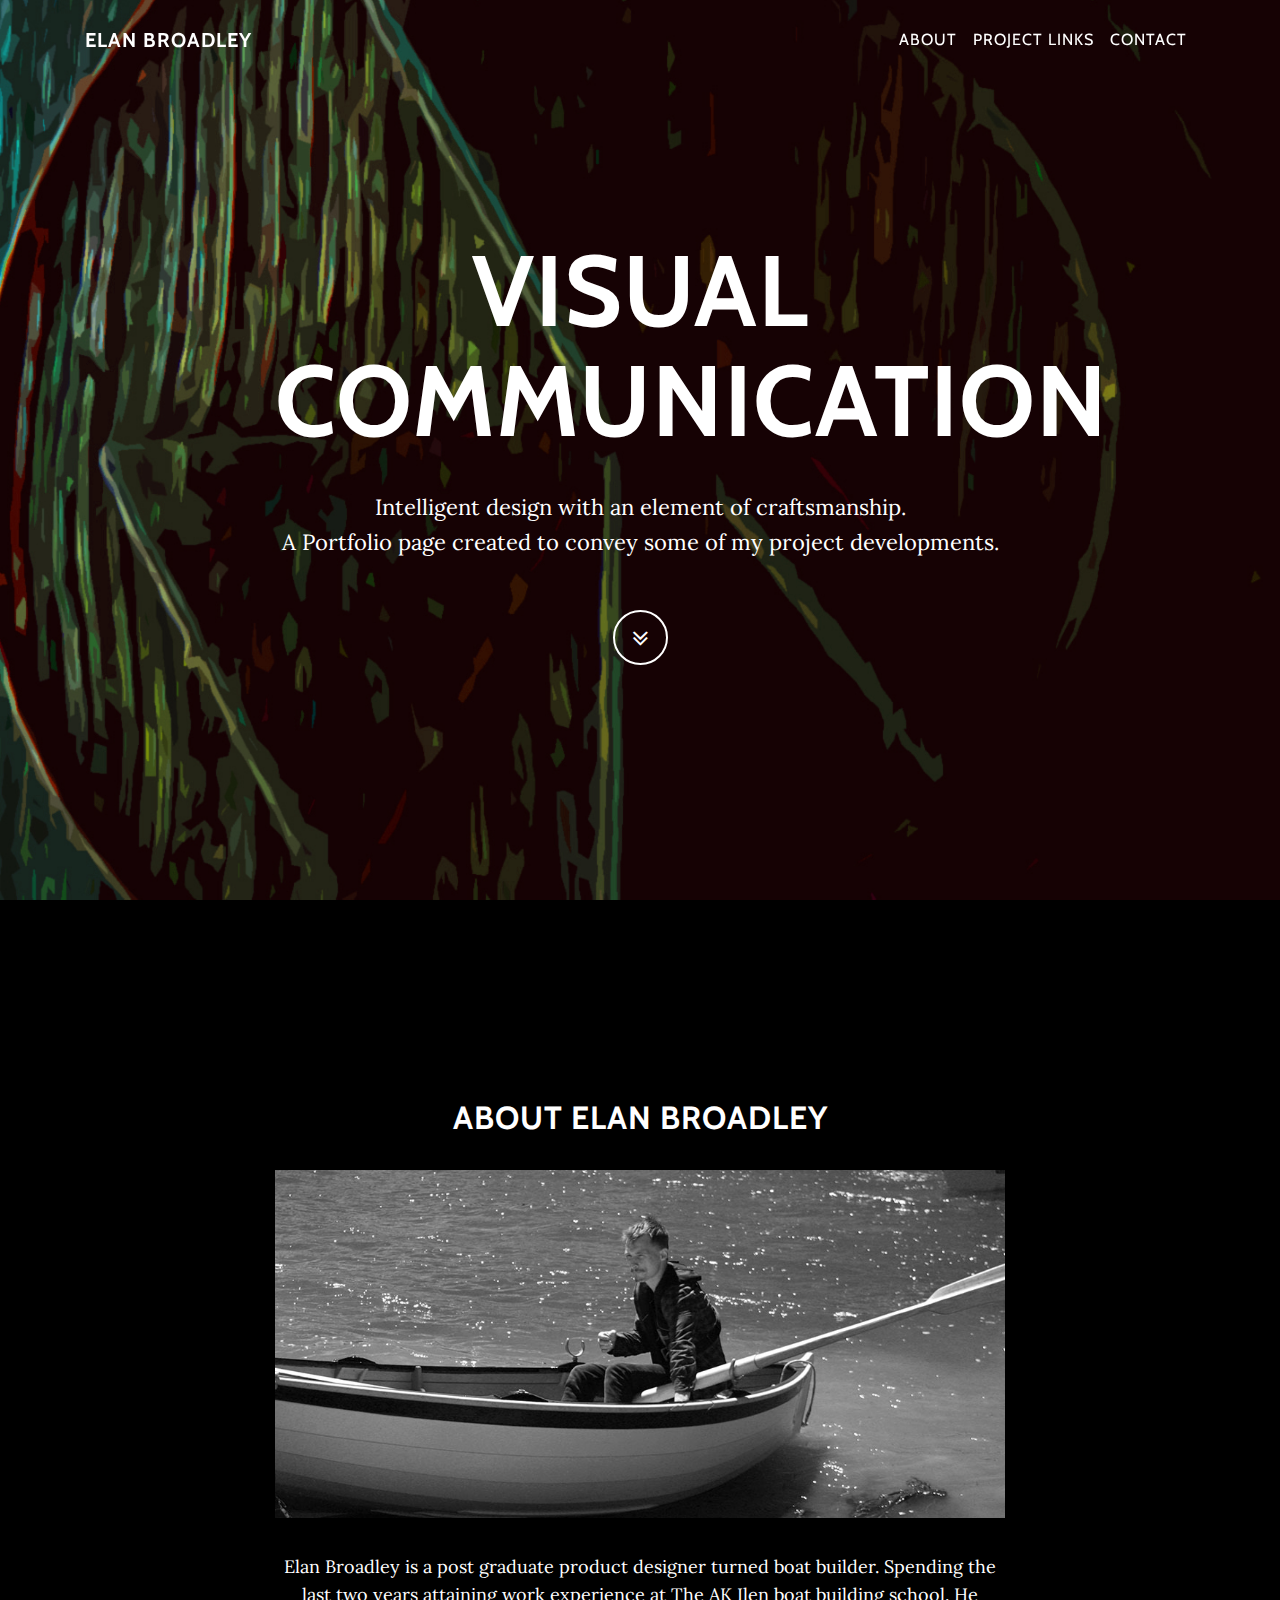
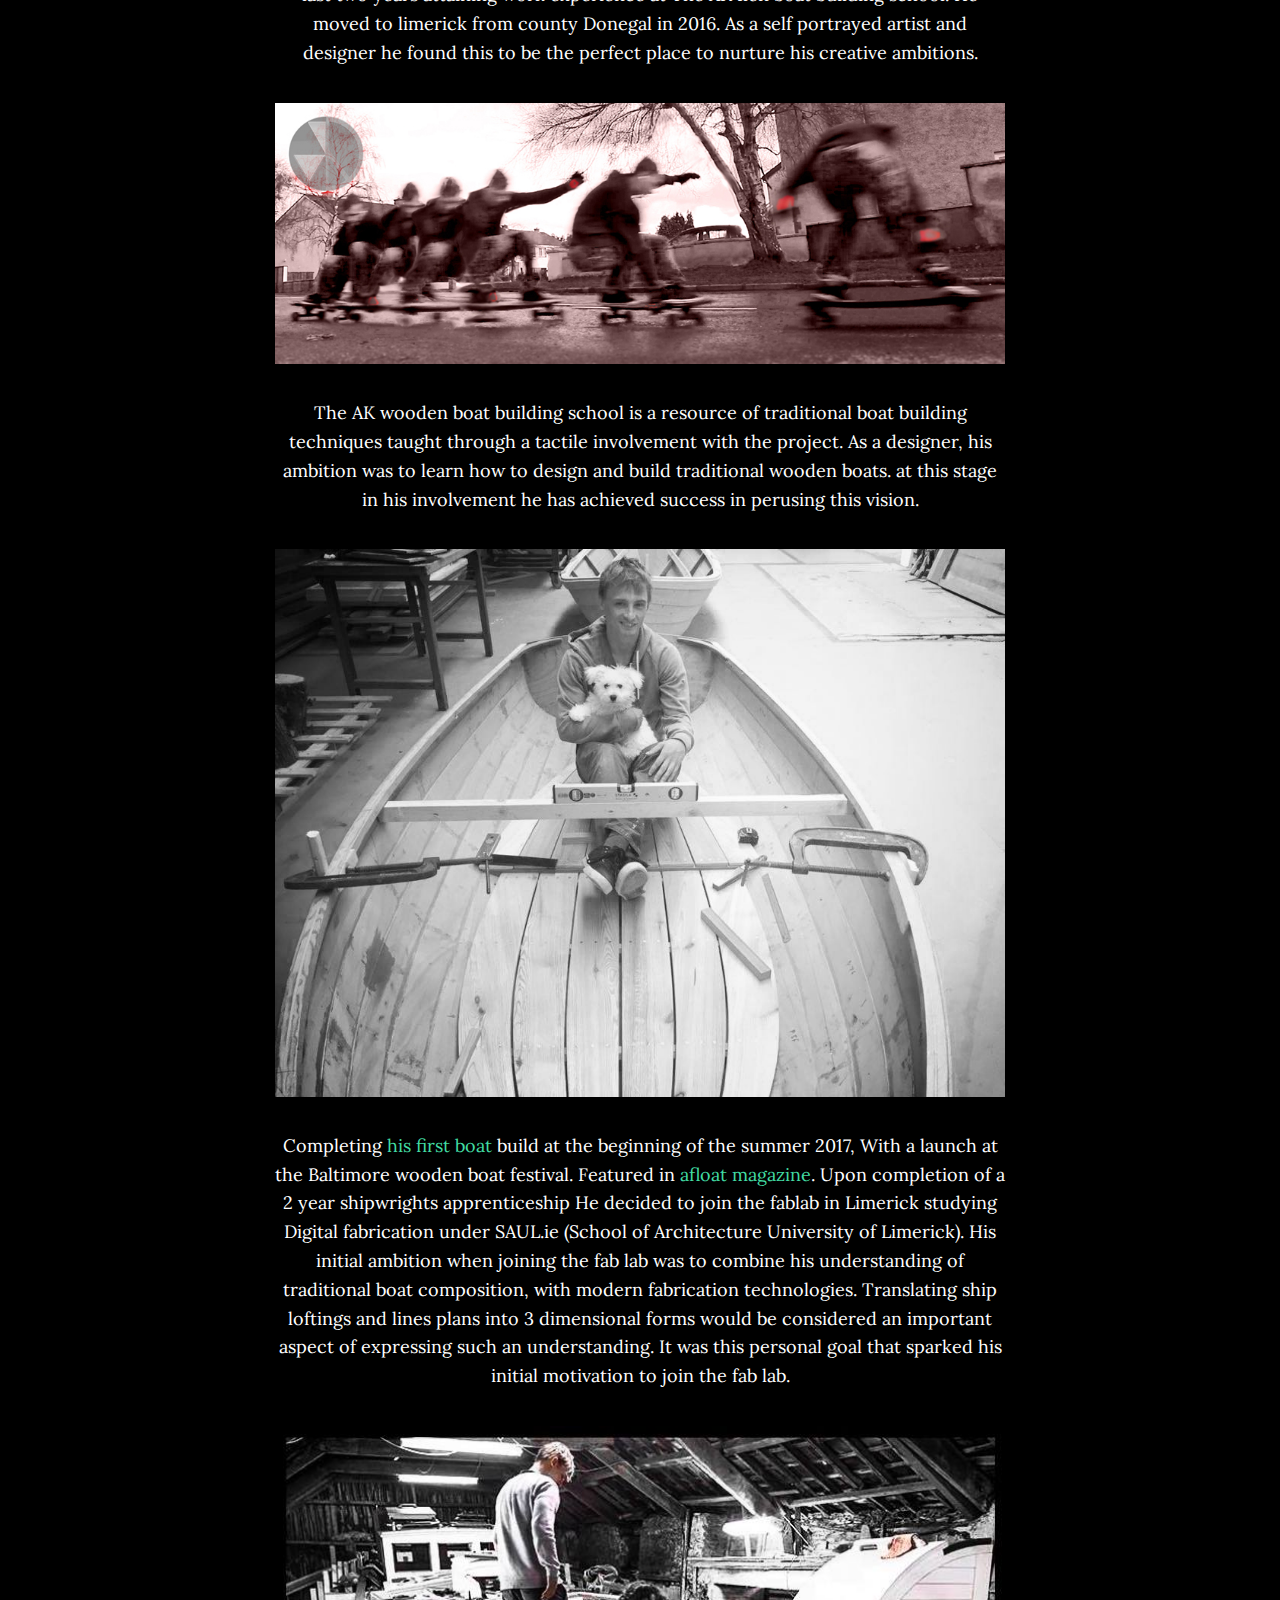
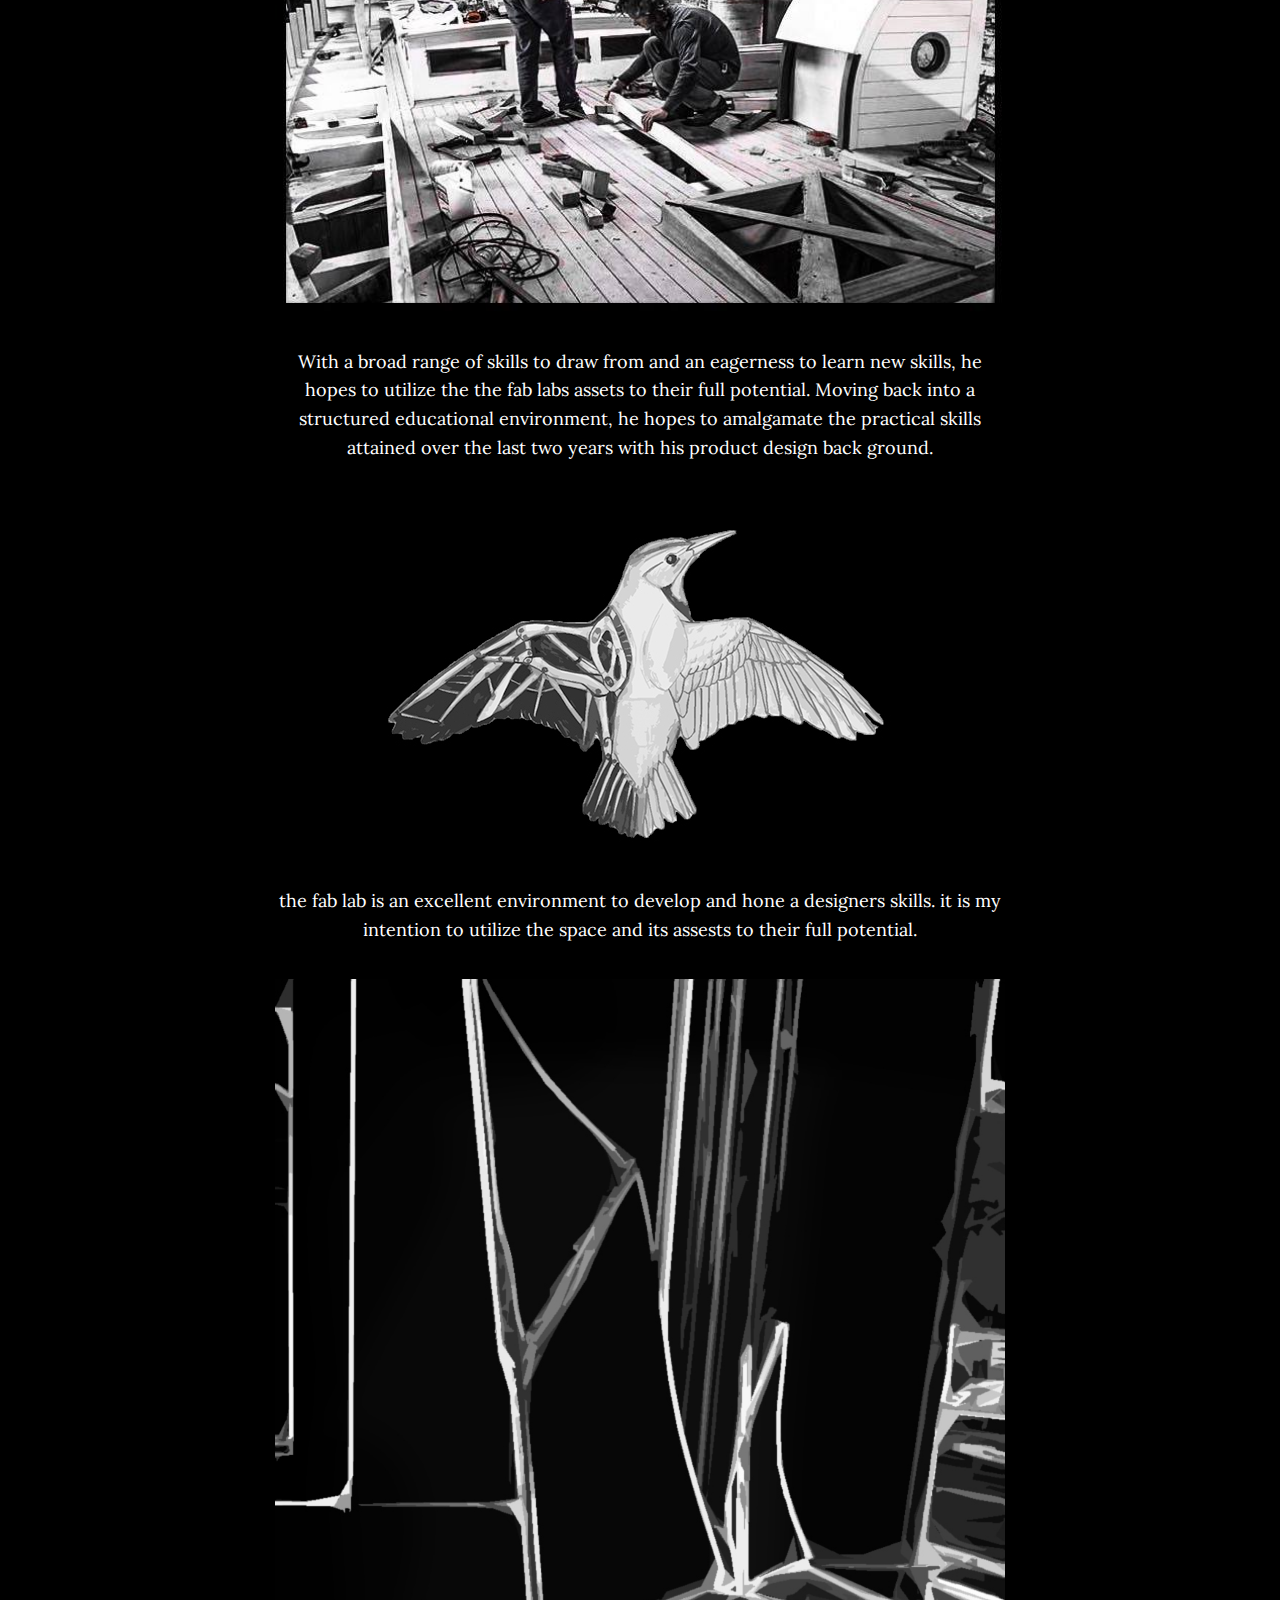
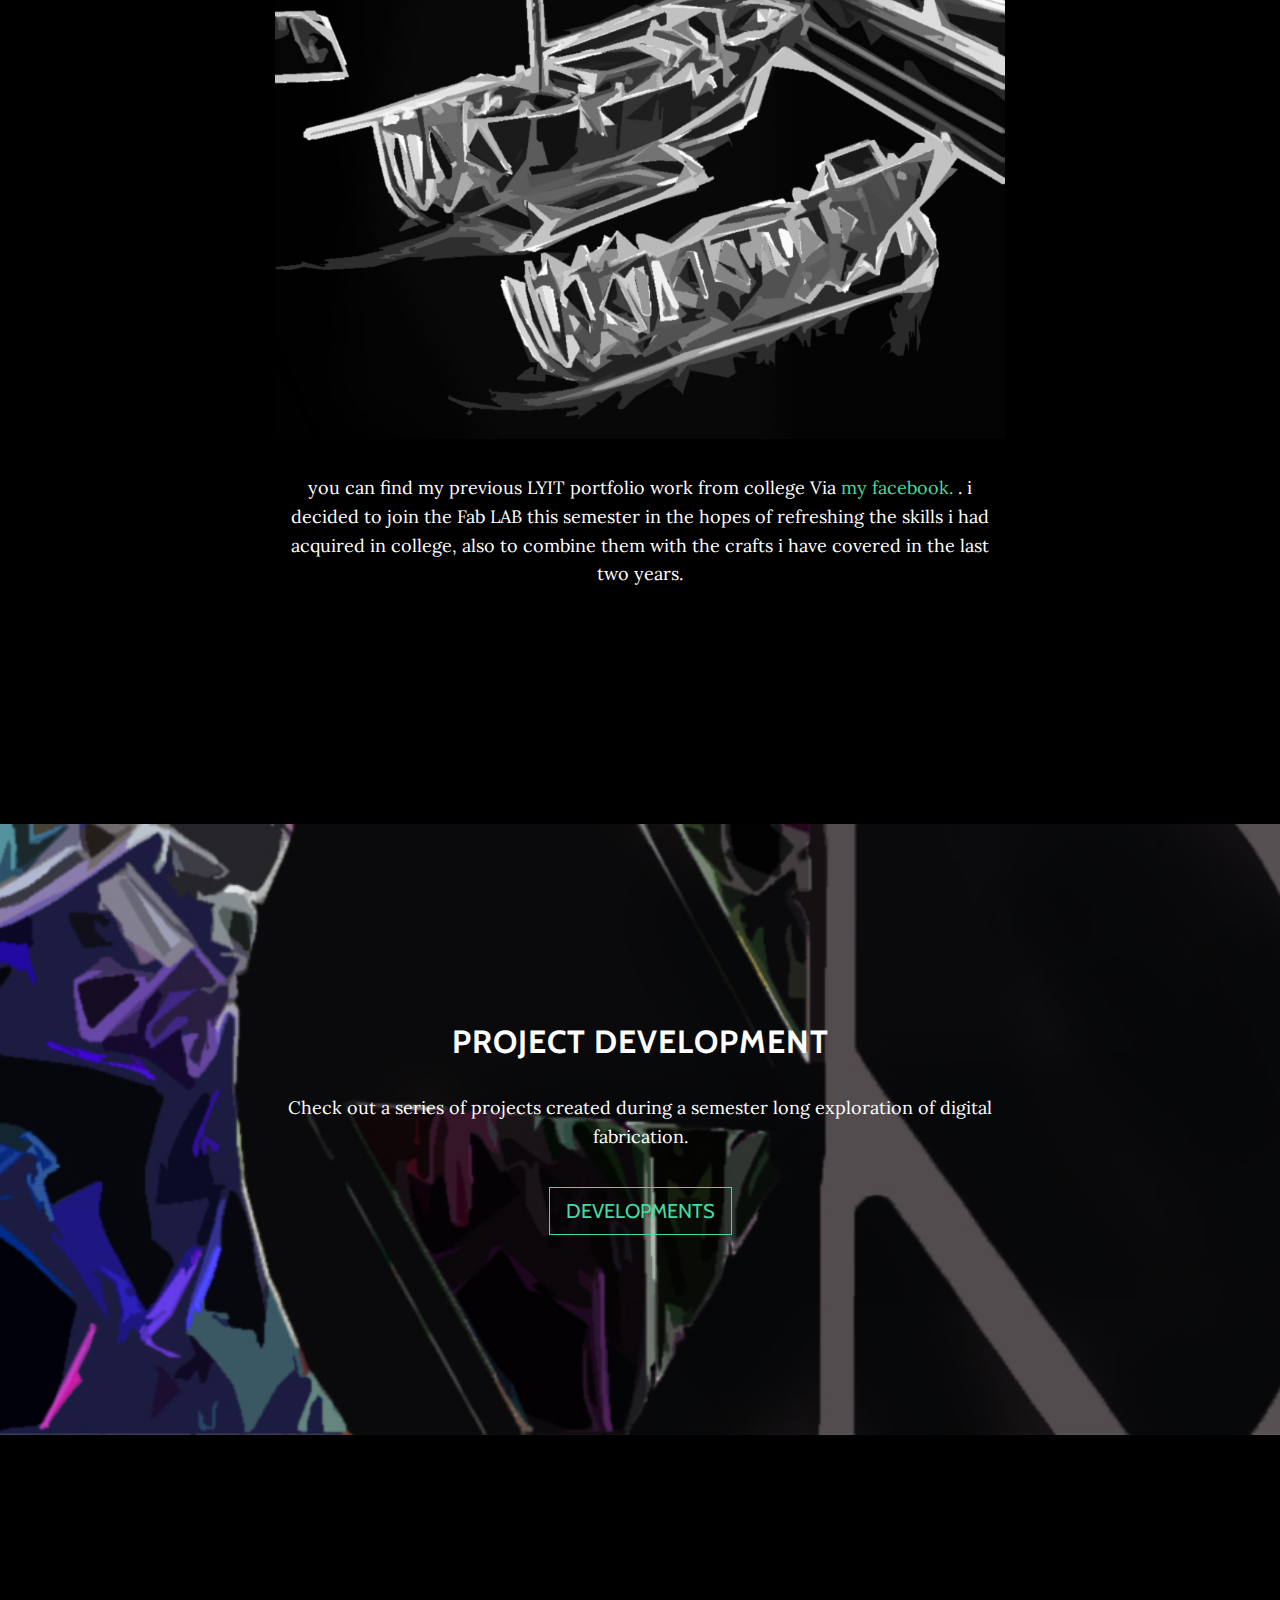
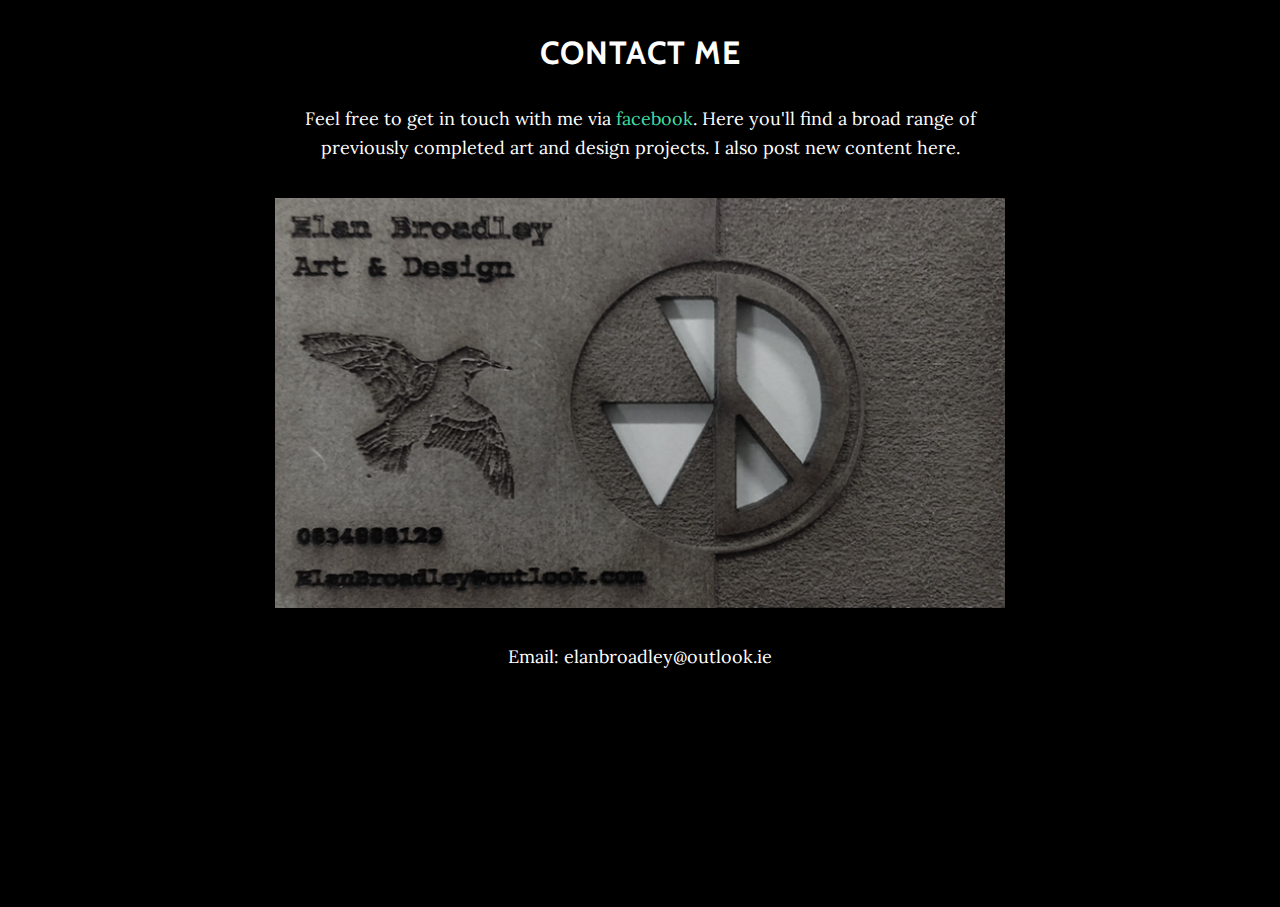
<file: index.html>
<!DOCTYPE html>
<html lang="en">

  <head>

    <meta charset="utf-8">
    <meta name="viewport" content="width=device-width, initial-scale=1, shrink-to-fit=no">
    <meta name="description" content="">
    <meta name="author" content="">

    <title> Elan Broadley </title>

    <!-- Bootstrap core CSS -->
    <link href="vendor/bootstrap/css/bootstrap.min.css" rel="stylesheet">

    <!-- Custom fonts for this template -->
    <link href="vendor/font-awesome/css/font-awesome.min.css" rel="stylesheet" type="text/css">
    <link href="https://fonts.googleapis.com/css?family=Lora:400,700,400italic,700italic" rel="stylesheet" type="text/css">
    <link href='https://fonts.googleapis.com/css?family=Cabin:700' rel='stylesheet' type='text/css'>

    <!-- Custom styles for this template -->
    <link href="css/grayscale.min.css" rel="stylesheet">

  </head>

  <body id="page-top">

    <!-- Navigation -->
    <nav class="navbar navbar-expand-lg navbar-light fixed-top" id="mainNav">
      <div class="container">
        <a class="navbar-brand js-scroll-trigger" href="#page-top">Elan Broadley</a>
        <button class="navbar-toggler navbar-toggler-right" type="button" data-toggle="collapse" data-target="#navbarResponsive" aria-controls="navbarResponsive" aria-expanded="false" aria-label="Toggle navigation">
          Menu
          <i class="fa fa-bars"></i>
        </button>
        <div class="collapse navbar-collapse" id="navbarResponsive">
          <ul class="navbar-nav ml-auto">
            <li class="nav-item">
              <a class="nav-link js-scroll-trigger" href="#about">About</a>

            </li>
            <li class="nav-item">
              <a class="nav-link js-scroll-trigger" href="#download">Project links</a>
            </li>
            <li class="nav-item">
              <a class="nav-link js-scroll-trigger" href="#contact">Contact</a>
            </li>
         </ul>
        </div>
      </div>
    </nav>

    <!-- Intro Header -->
    <header class="masthead">
      <div class="intro-body">
        <div class="container">
          <div class="row">
            <div class="col-lg-8 mx-auto">
              <h1 class="brand-heading">Visual communication</h1>
              <p class="intro-text"> Intelligent design with an element of craftsmanship.        <br>A Portfolio  page created to convey some of my project developments.</p>
              <a href="#about" class="btn btn-circle js-scroll-trigger">
                <i class="fa fa-angle-double-down animated"></i>
              </a>
            </div>
          </div>
        </div>
      </div>
    </header>

    <!-- About Section -->
    <section id="about" class="content-section text-center">
      <div class="container">
        <div class="row">
          <div class="col-lg-8 mx-auto">
            <h2>About Elan Broadley</h2>
              <img src="img\cork.jpg" " width="100%"">
              <p> </p>
                <p>Elan Broadley is a post graduate product designer turned boat builder. Spending the last two years attaining work experience at The AK Ilen boat building school. He moved to limerick from county Donegal in 2016. As a self portrayed artist and designer he found this to be the perfect place to nurture his creative ambitions.  </p>
                <p> </p>
                  <img src="img\red-cover.jpg" " width="100%"">
                <p> </p>
                  <p>The AK wooden boat building school is a resource of traditional boat building techniques taught through a tactile involvement with the project. As a designer, his ambition was to learn how to design and build traditional wooden boats. at this stage in his involvement he has achieved success in perusing this vision. </p>
                  <img src="img\luna.jpg" " width="100%"">
                   </p>
            <p>Completing     <a href="https://www.facebook.com/KevinOFarrellPhotographer/photos/pcb.10155402967127072/10155402928122072/?type=3&theater">his first boat</a> build at the beginning of the summer 2017, With a launch at the Baltimore wooden boat festival. Featured in <a href="https://afloat.ie/sail/historic-boats/item/36038-jeremy-irons-gives-new-valentine-punt-a-celebrity-launch-in-baltimore">afloat magazine</a>. Upon completion of a 2 year shipwrights apprenticeship He decided to join the fablab in Limerick studying Digital fabrication under SAUL.ie (School of Architecture University of Limerick). His initial ambition when joining the fab lab was to combine his understanding of traditional boat composition, with modern fabrication technologies. Translating ship loftings and lines plans into 3 dimensional forms would be considered an important aspect of expressing such an understanding. It was this personal goal that sparked his initial motivation to join the fab lab.</p>

<p> </p>
<img src="img\gillimot.jpg" " width="100%"">
<p> </p>
  <p>With a broad range of skills to draw from and an eagerness to learn new skills, he hopes to utilize the the fab labs assets to their full potential. Moving back into a structured educational environment, he hopes to amalgamate the practical skills attained over the last two years with his product design back ground. </p>
<img src="img\raster.jpg" " width="100%"">
            <p> the fab lab is an excellent environment to develop and hone a designers skills. it is my intention to utilize the space and its assests to their full potential.</p>


             <img src="img\fab.jpg" " width="100%"">
              <p> </p>
              <p> you can find my previous LYIT portfolio work from college Via   <a href="https://www.facebook.com/Elan2JayDesign-251229398267689/">my facebook.</a>
  .               i decided to join the Fab LAB this semester in the hopes of refreshing the skills i had acquired in college, also to combine them with the crafts i have covered in the last two years.         </p>
</div>
</div>
</div>
</section>
    <!-- Download Section -->
    <section id="download" class="download-section content-section text-center">
      <div class="container">
        <div class="col-lg-8 mx-auto">
          <h2>project development</h2>
          <p>Check out a series of projects created during a semester long exploration of digital fabrication.</p>
          <a href="projects/index.html" class="btn btn-default btn-lg">developments</a>
        </div>
   </div>
    </section>

    <!-- Contact Section -->
    <section id="contact" class="content-section text-center">
      <div class="container">
        <div class="row">
          <div class="col-lg-8 mx-auto">
            <h2>Contact me</h2>
            <p>Feel free to get in touch with me via              <a href="https://www.facebook.com/Elan2JayDesign-251229398267689/?ref=br_rs">facebook</a>. Here you'll find a broad range of previously completed art and design projects. I also post new content here.</p>
<img src="img\contact-card.jpg" " width="100%"">
<p> </p>
 <p> Email: elanbroadley@outlook.ie </p>
 <p> </p>
</file>
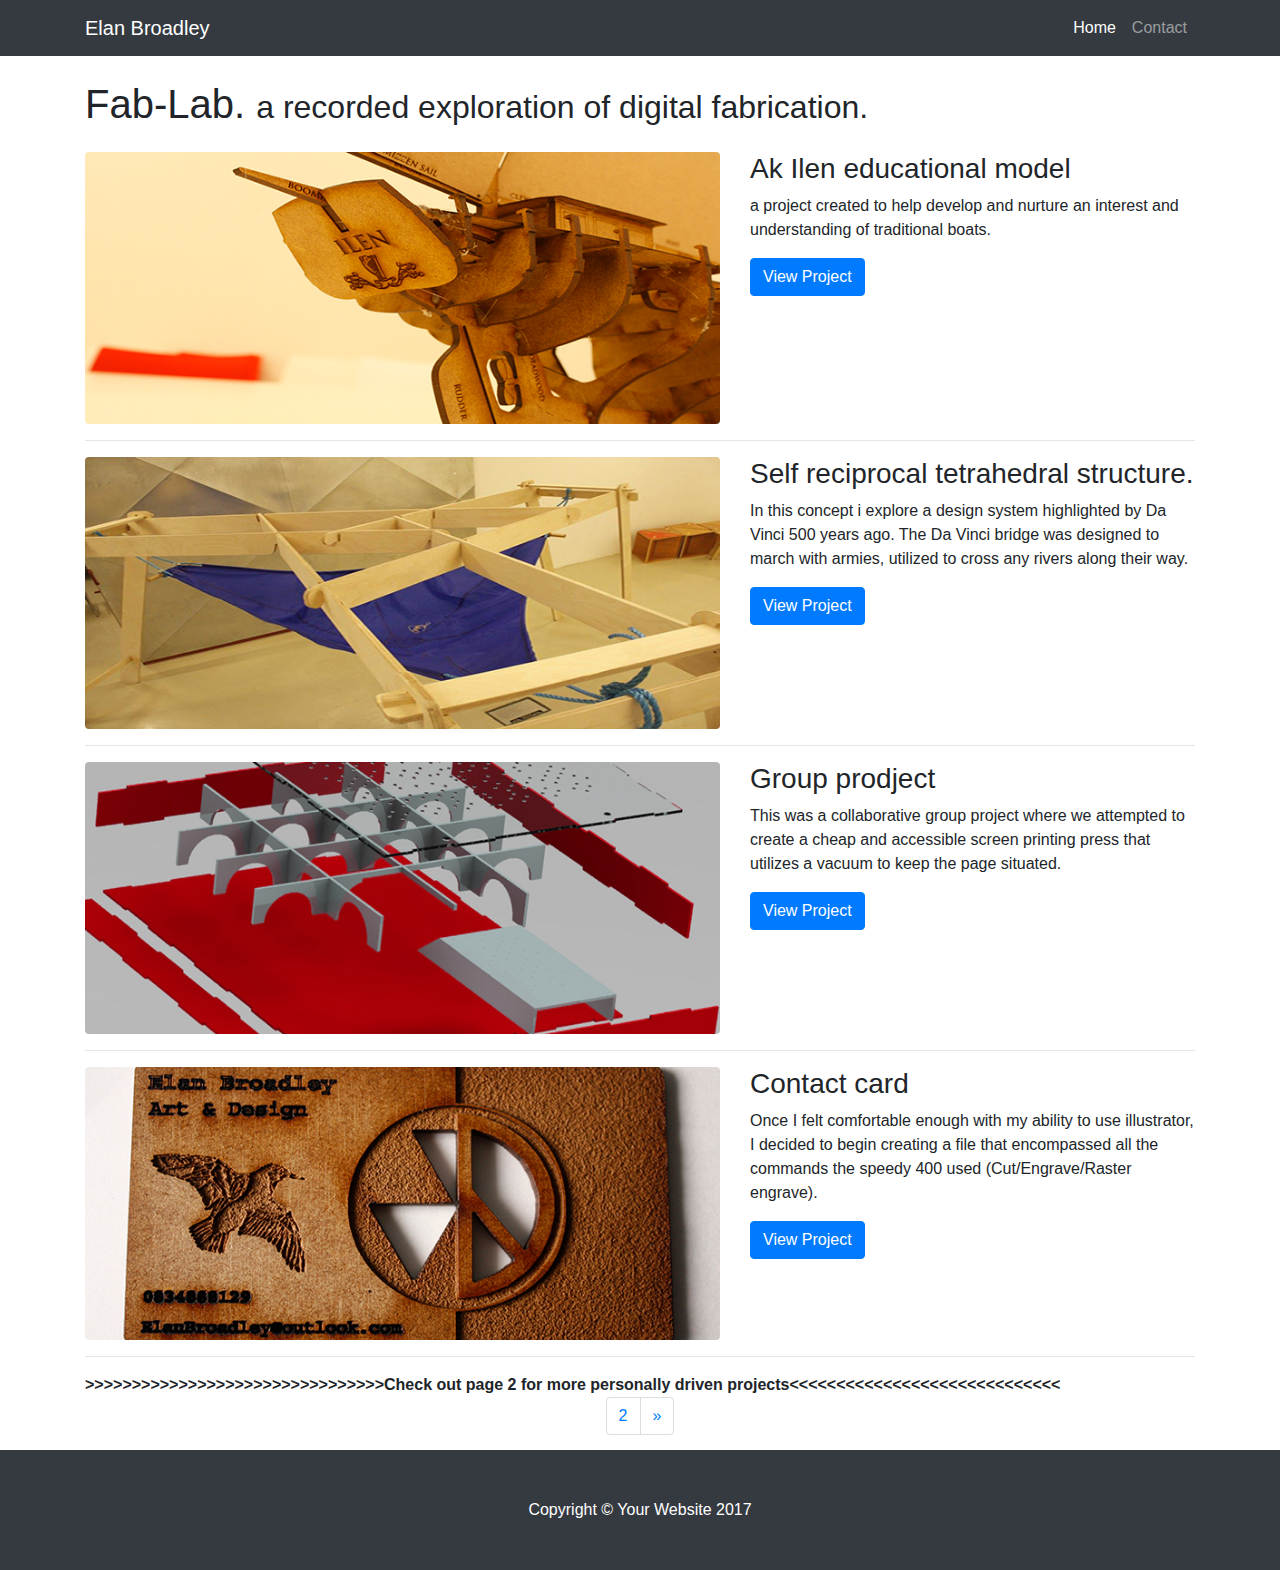
<file: projects/index.html>
<!DOCTYPE html>
<html lang="en">

  <head>

    <meta charset="utf-8">
    <meta name="viewport" content="width=device-width, initial-scale=1, shrink-to-fit=no">
    <meta name="description" content="">
    <meta name="author" content="">

    <title>Elan Broadley</title>

    <!-- Bootstrap core CSS -->
    <link href="vendor/bootstrap/css/bootstrap.min.css" rel="stylesheet">

    <!-- Custom styles for this template -->
    <link href="css/1-col-portfolio.css" rel="stylesheet">

  </head>

  <body>

    <!-- Navigation -->
    <nav class="navbar navbar-expand-lg navbar-dark bg-dark fixed-top">
      <div class="container">
        <a class="navbar-brand" href="#">Elan Broadley</a>
        <button class="navbar-toggler" type="button" data-toggle="collapse" data-target="#navbarResponsive" aria-controls="navbarResponsive" aria-expanded="false" aria-label="Toggle navigation">
          <span class="navbar-toggler-icon"></span>
        </button>
        <div class="collapse navbar-collapse" id="navbarResponsive">
          <ul class="navbar-nav ml-auto">
            <li class="nav-item active">
              <a class="nav-link" href="../index.html">Home
                <span class="sr-only">(current)</span>
                </a>

            <li class="nav-item">
              <a class="nav-link" href="../index.html#contact">Contact</a>
            </li>
          </ul>
        </div>
      </div>
    </nav>

    <!-- Page Content -->
    <div class="container">

      <!-- Page Heading -->
      <h1 class="my-4">Fab-Lab.
        <small>a recorded exploration of digital fabrication.</small>
      </h1>

      <!-- Project One -->
      <div class="row">
        <div class="col-md-7">
          <a href="#">
            <img class="img-fluid rounded mb-3 mb-md-0" src="ilenpro.jpg" alt="">
          </a>
        </div>
        <div class="col-md-5">
          <h3>Ak Ilen educational model</h3>
          <p>a project created to help develop and nurture an interest and understanding of traditional boats.</p>
          <a class="btn btn-primary" href="ilen/ilen.html">View Project</a>
        </div>
      </div>
      <!-- /.row -->

      <hr>

      <!-- Project Two -->
      <div class="row">
        <div class="col-md-7">
          <a href="#">
            <img class="img-fluid rounded mb-3 mb-md-0" src="davin.jpg" alt="">
          </a>
        </div>
        <div class="col-md-5">
          <h3>Self reciprocal tetrahedral structure.</h3>
          <p>In this concept i explore a design system highlighted by Da Vinci 500 years ago. The Da Vinci bridge was designed to march with armies, utilized to cross any rivers along their way.</p>
          <a class="btn btn-primary" href="davin/davin.html">View Project</a>
        </div>
      </div>
      <!-- /.row -->

      <hr>

      <!-- Project Three -->
      <div class="row">
        <div class="col-md-7">
          <a href="#">
            <img class="img-fluid rounded mb-3 mb-md-0" src="group.jpg" alt="">
          </a>
        </div>
        <div class="col-md-5">
          <h3>Group prodject</h3>
          <p>This was a collaborative group project where we attempted to create a cheap and accessible screen printing press that utilizes a vacuum to keep the page situated.</p>
          <a class="btn btn-primary" href="group/group.html">View Project</a>
        </div>
      </div>
      <!-- /.row -->

      <hr>

      <!-- Project Four -->
      <div class="row">

        <div class="col-md-7">
          <a href="#">
            <img class="img-fluid rounded mb-3 mb-md-0" src="contact.jpg" alt="">
          </a>
        </div>
        <div class="col-md-5">
          <h3>Contact card</h3>
          <p>Once I felt comfortable enough with my ability to use illustrator, I decided to begin creating a file that encompassed all the commands the speedy 400 used (Cut/Engrave/Raster engrave).</p>
          <a class="btn btn-primary" href="contact/contact.html">View Project</a>
        </div>
      </div>
      <!-- /.row -->

      <hr>
<strong> >>>>>>>>>>>>>>>>>>>>>>>>>>>>>>>>Check out page 2 for more personally driven projects<<<<<<<<<<<<<<<<<<<<<<<<<<<<<</strong>
      <!-- Pagination -->
      <ul class="pagination justify-content-center">
          </a>
        </li>

        <li class="page-item">
          <a class="page-link" href="nav2.html">2</a>
        </li>
        <li class="page-item">
          <a class="page-link" href="nav2.html" aria-label="Next">
            <span aria-hidden="true">&raquo;</span>
            <span class="sr-only">Next</span>
          </a>
        </li>
      </ul>

    </div>
    <!-- /.container -->

    <!-- Footer -->
    <footer class="py-5 bg-dark">
      <div class="container">
        <p class="m-0 text-center text-white">Copyright &copy; Your Website 2017</p>
      </div>
      <!-- /.container -->
    </footer>

    <!-- Bootstrap core JavaScript -->
    <script src="vendor/jquery/jquery.min.js"></script>
    <script src="vendor/bootstrap/js/bootstrap.bundle.min.js"></script>

  </body>

</html>
</file>
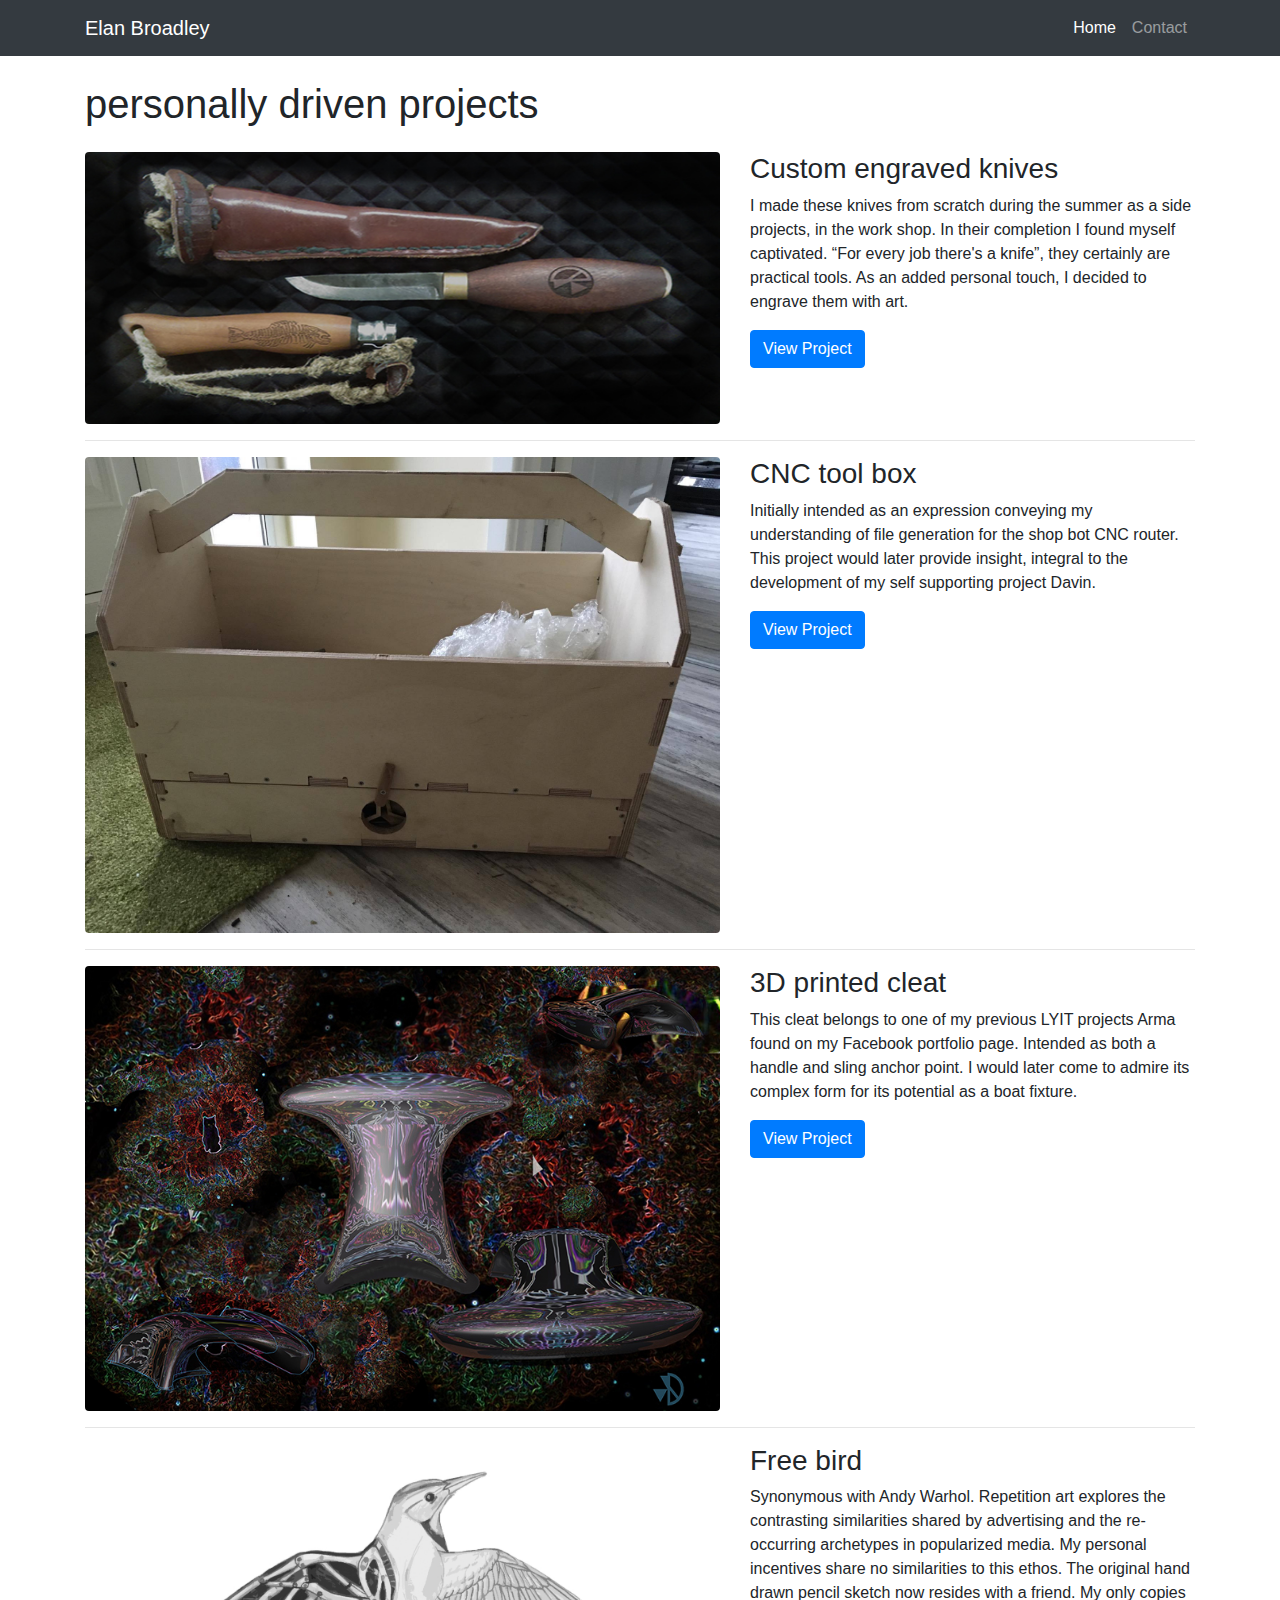
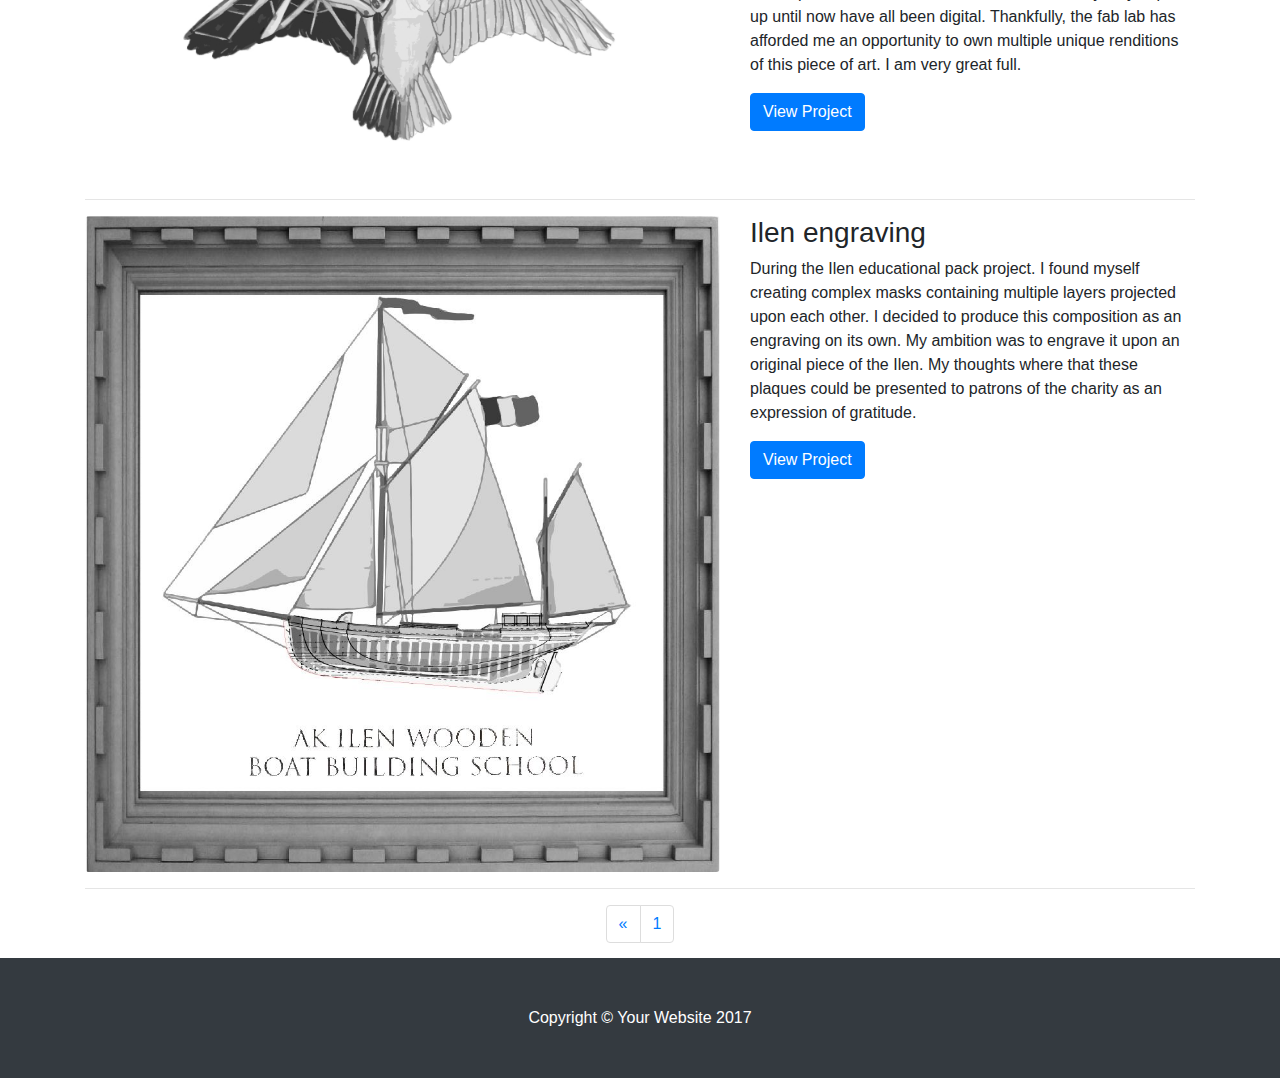
<file: projects/nav2.html>
<!DOCTYPE html>
<html lang="en">

  <head>

    <meta charset="utf-8">
    <meta name="viewport" content="width=device-width, initial-scale=1, shrink-to-fit=no">
    <meta name="description" content="">
    <meta name="author" content="">

    <title>Elan Broadley</title>

    <!-- Bootstrap core CSS -->
    <link href="vendor/bootstrap/css/bootstrap.min.css" rel="stylesheet">

    <!-- Custom styles for this template -->
    <link href="css/1-col-portfolio.css" rel="stylesheet">

  </head>

  <body>

    <!-- Navigation -->
    <nav class="navbar navbar-expand-lg navbar-dark bg-dark fixed-top">
      <div class="container">
        <a class="navbar-brand" href="#">Elan Broadley</a>
        <button class="navbar-toggler" type="button" data-toggle="collapse" data-target="#navbarResponsive" aria-controls="navbarResponsive" aria-expanded="false" aria-label="Toggle navigation">
          <span class="navbar-toggler-icon"></span>
        </button>
        <div class="collapse navbar-collapse" id="navbarResponsive">
          <ul class="navbar-nav ml-auto">
            <li class="nav-item active">
              <a class="nav-link" href="..//index.html">Home
                <span class="sr-only">(current)</span>
              </a>
            </li>
            <li class="nav-item">
              <a class="nav-link" href="../index.html#contact">Contact</a>
            </li>
          </ul>
        </div>
      </div>
    </nav>

    <!-- Page Content -->
    <div class="container">

      <!-- Page Heading -->
      <h1 class="my-4">personally driven projects

      </h1>

      <!-- Project One -->
      <div class="row">
        <div class="col-md-7">
          <a href="#">
            <img class="img-fluid rounded mb-3 mb-md-0" src="knife.jpg" alt="">
          </a>
        </div>
        <div class="col-md-5">
          <h3>Custom engraved knives</h3>
          <p>I made these knives from scratch during the summer as a side projects, in the work shop. In their completion I found myself captivated.
             “For every job there's a knife”, they certainly are practical tools. As an added personal touch, I decided to engrave them with art.</p>
          <a class="btn btn-primary" href="shared/knife.html">View Project</a>
        </div>
      </div>
      <!-- /.row -->

      <hr>

      <!-- Project Two -->
      <div class="row">
        <div class="col-md-7">
          <a href="#">
            <img class="img-fluid rounded mb-3 mb-md-0" src="box1.jpg" alt="">
          </a>
        </div>
        <div class="col-md-5">
          <h3>CNC tool box</h3>
          <p>Initially intended as an expression conveying my understanding of file generation for the shop bot CNC router. This project would later provide insight, integral to the development of my self supporting project Davin.</p>
          <a class="btn btn-primary" href="shared/tool.html">View Project</a>
        </div>
      </div>
      <!-- /.row -->



      <!-- Project Three -->

      <!-- /.row -->

      <hr>

      <!-- Project Four -->
      <div class="row">

        <div class="col-md-7">
          <a href="#">
            <img class="img-fluid rounded mb-3 mb-md-0" src="cleat3.jpg" alt="">
          </a>
        </div>
        <div class="col-md-5">
          <h3>3D printed cleat</h3>
          <p>This cleat belongs to one of my previous LYIT projects Arma found on my Facebook portfolio page. Intended as both a handle and sling anchor point. I would later come to admire its complex form for its potential as a boat fixture.</p>
          <a class="btn btn-primary" href="shared/cleat.html">View Project</a>
        </div>
      </div>
      <!-- /.row -->
      <hr>

      <!-- Project Two -->
      <div class="row">
        <div class="col-md-7">
          <a href="#">
            <img class="img-fluid rounded mb-3 mb-md-0" src="free.jpg" alt="">
          </a>
        </div>
        <div class="col-md-5">
          <h3>Free bird</h3>
          <p>Synonymous with Andy Warhol. Repetition art explores the contrasting similarities shared  by advertising and the re-occurring archetypes in popularized media. My personal incentives share no similarities to this ethos. The original hand drawn pencil sketch now resides with a friend. My only copies up until now have all been digital. Thankfully, the fab lab has afforded me an opportunity to own multiple unique renditions of this piece of art. I am very great full.</p>
          <a class="btn btn-primary" href="shared/free.html">View Project</a>
        </div>
      </div>

      <hr>

      <div class="row">
        <div class="col-md-7">
          <a href="#">
            <img class="img-fluid rounded mb-3 mb-md-0" src="full.JPG" alt="">
          </a>
        </div>
        <div class="col-md-5">
          <h3>Ilen engraving</h3>
          <p>During the Ilen educational pack project. I found myself creating complex masks containing multiple layers projected upon each other. I decided to produce this composition as an engraving on its own. My ambition was to engrave it upon an original piece of the Ilen. My thoughts where that these plaques could be presented to patrons of the charity as an expression of gratitude. </p>
          <a class="btn btn-primary" href="shared/ilengrave.html">View Project</a>
        </div>
      </div>

      <hr>


      <!-- Pagination -->
      <ul class="pagination justify-content-center">
        <li class="page-item">
          <a class="page-link" href="index.html" aria-label="Previous">
            <span aria-hidden="true">&laquo;</span>
            <span class="sr-only">Previous</span>
          </a>
        </li>
        <li class="page-item">
          <a class="page-link" href="index.html">1</a>
        </li>

          </a>
        </li>
      </ul>

    </div>
    <!-- /.container -->

    <!-- Footer -->
    <footer class="py-5 bg-dark">
      <div class="container">
        <p class="m-0 text-center text-white">Copyright &copy; Your Website 2017</p>
      </div>
      <!-- /.container -->
    </footer>

    <!-- Bootstrap core JavaScript -->
    <script src="vendor/jquery/jquery.min.js"></script>
    <script src="vendor/bootstrap/js/bootstrap.bundle.min.js"></script>

  </body>

</html>
</file>
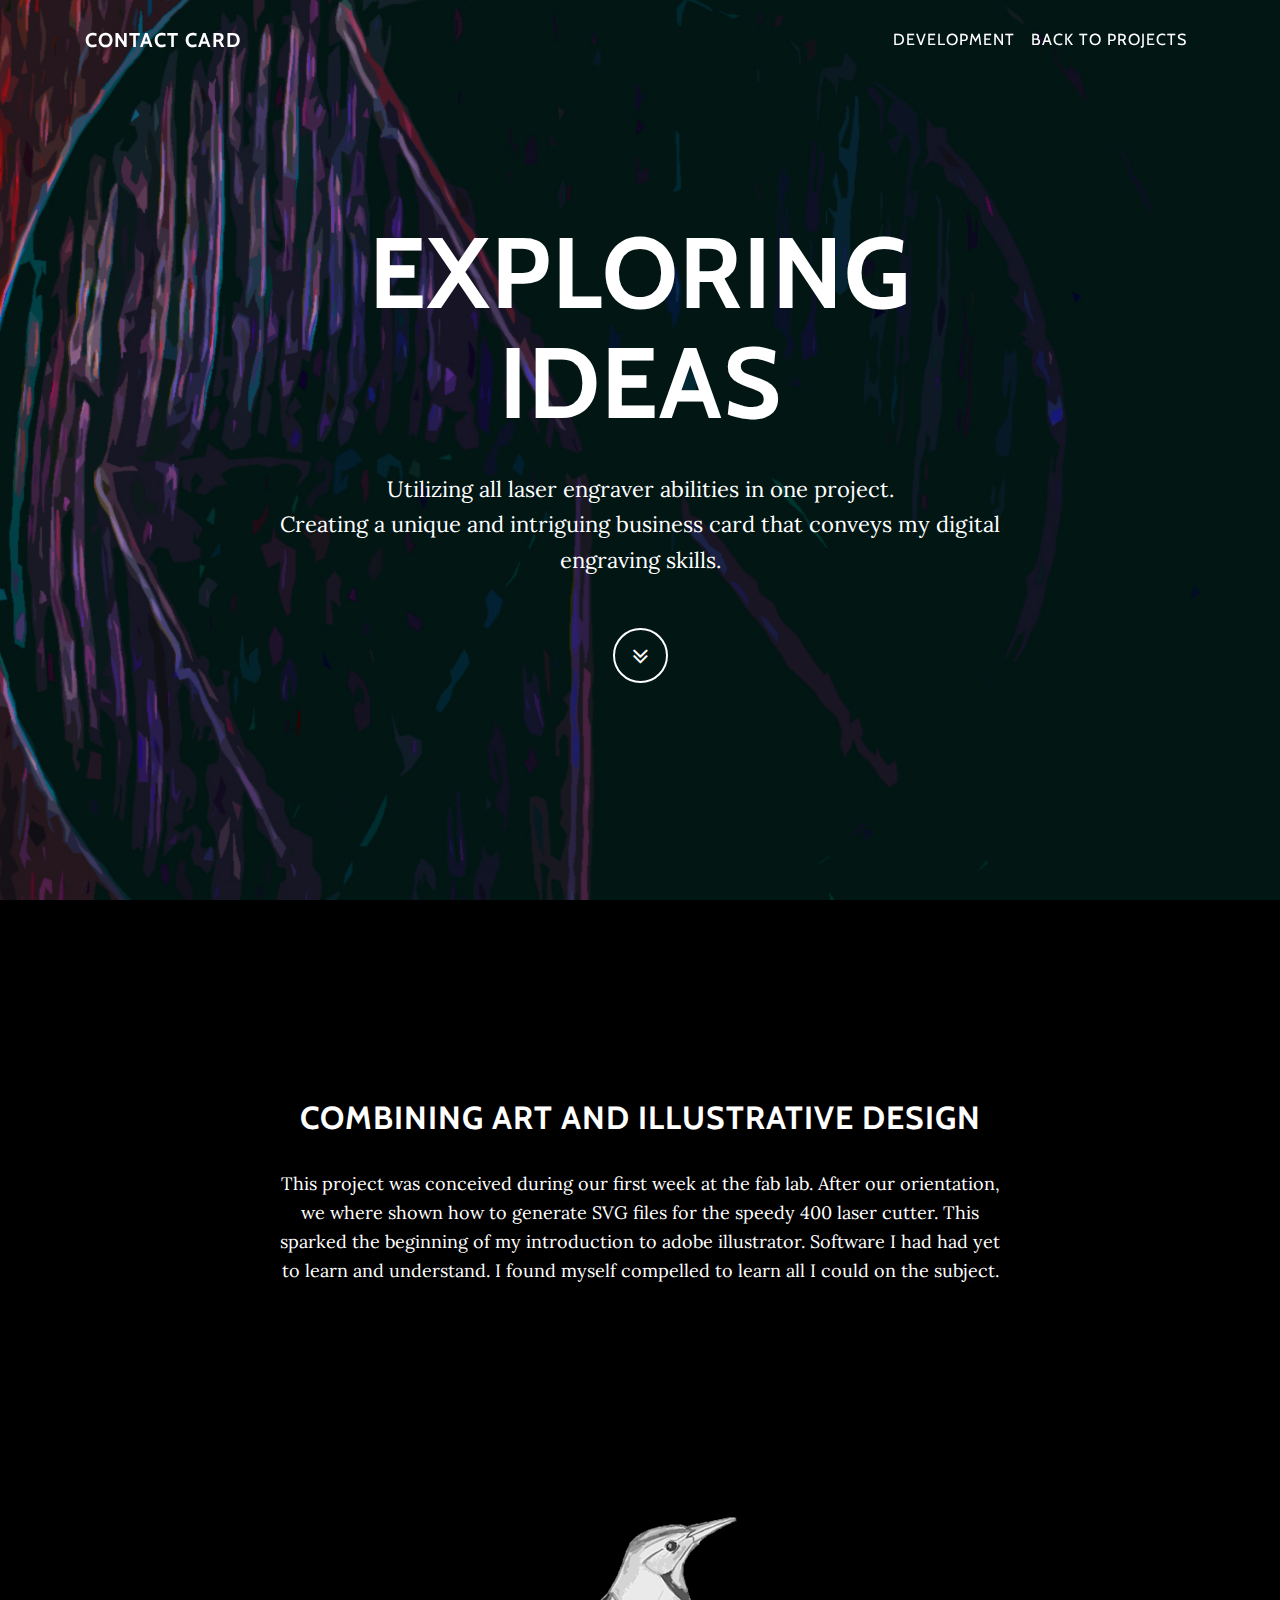
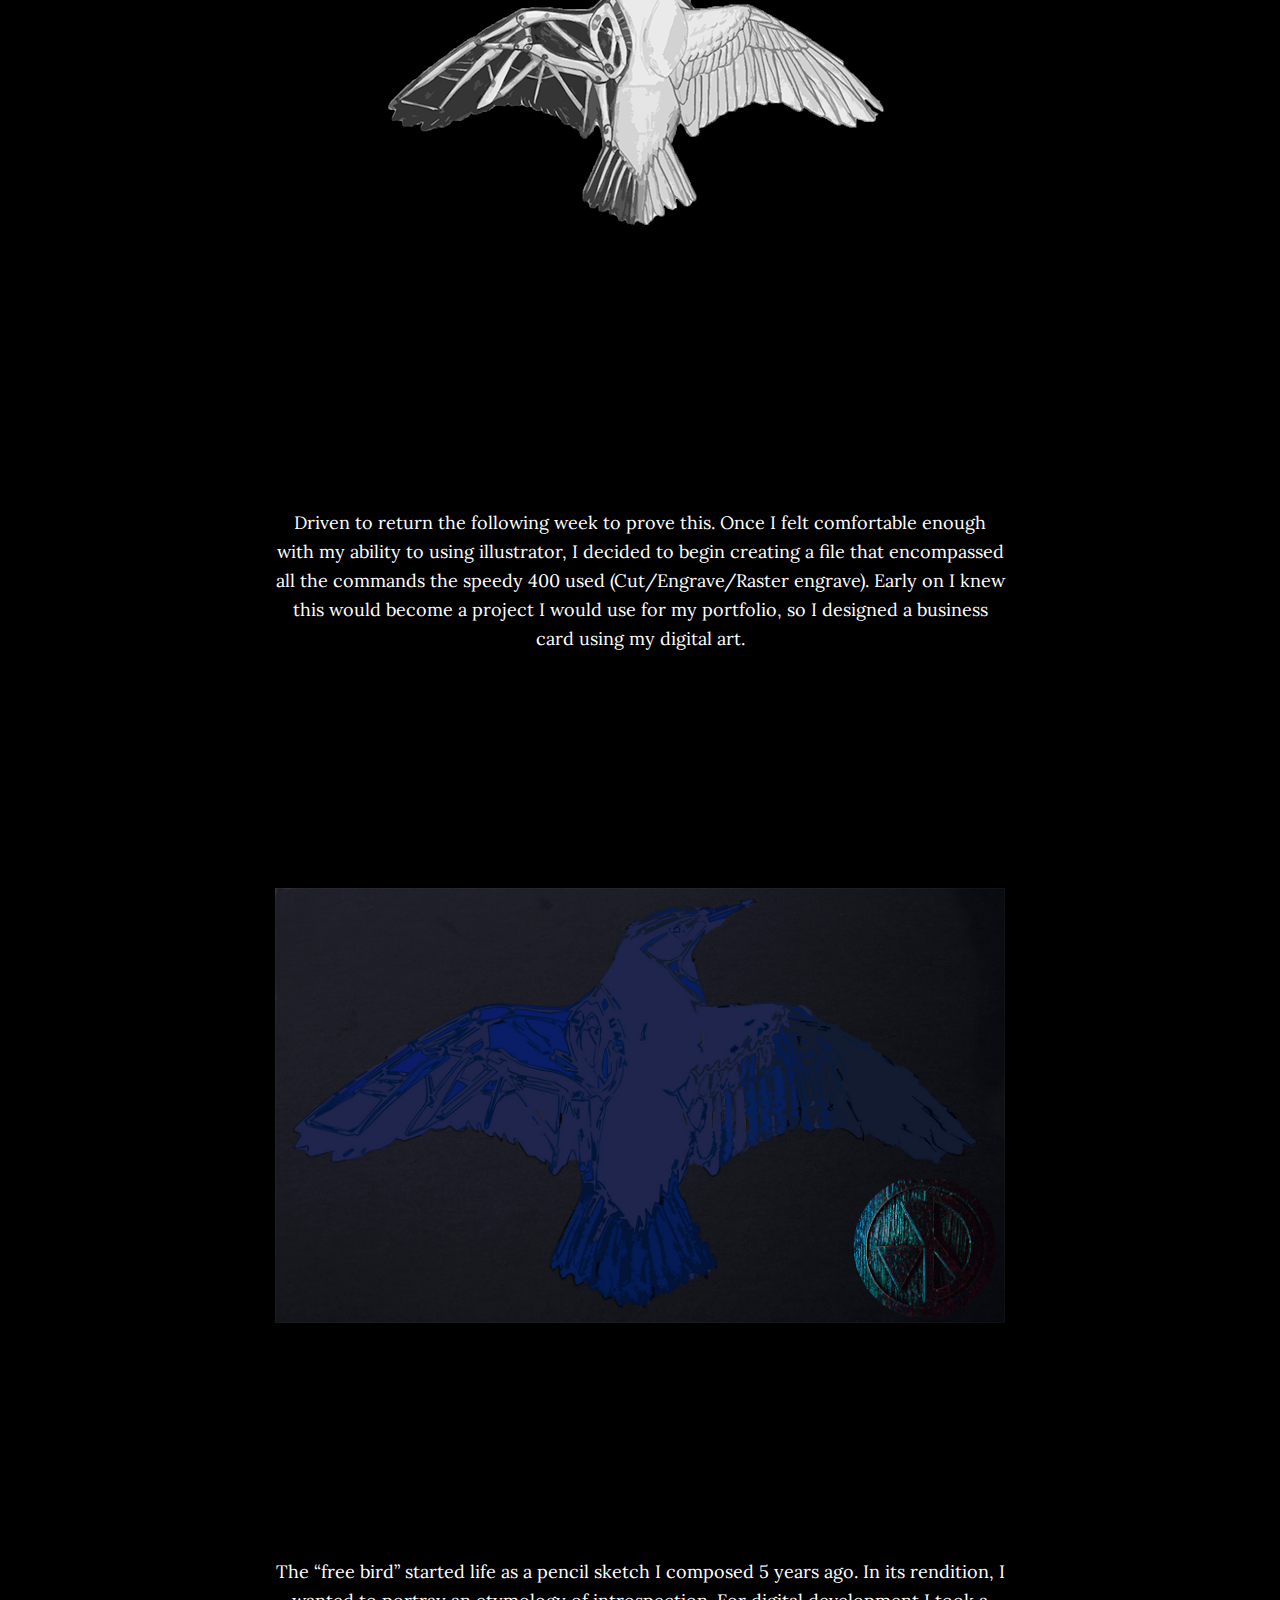
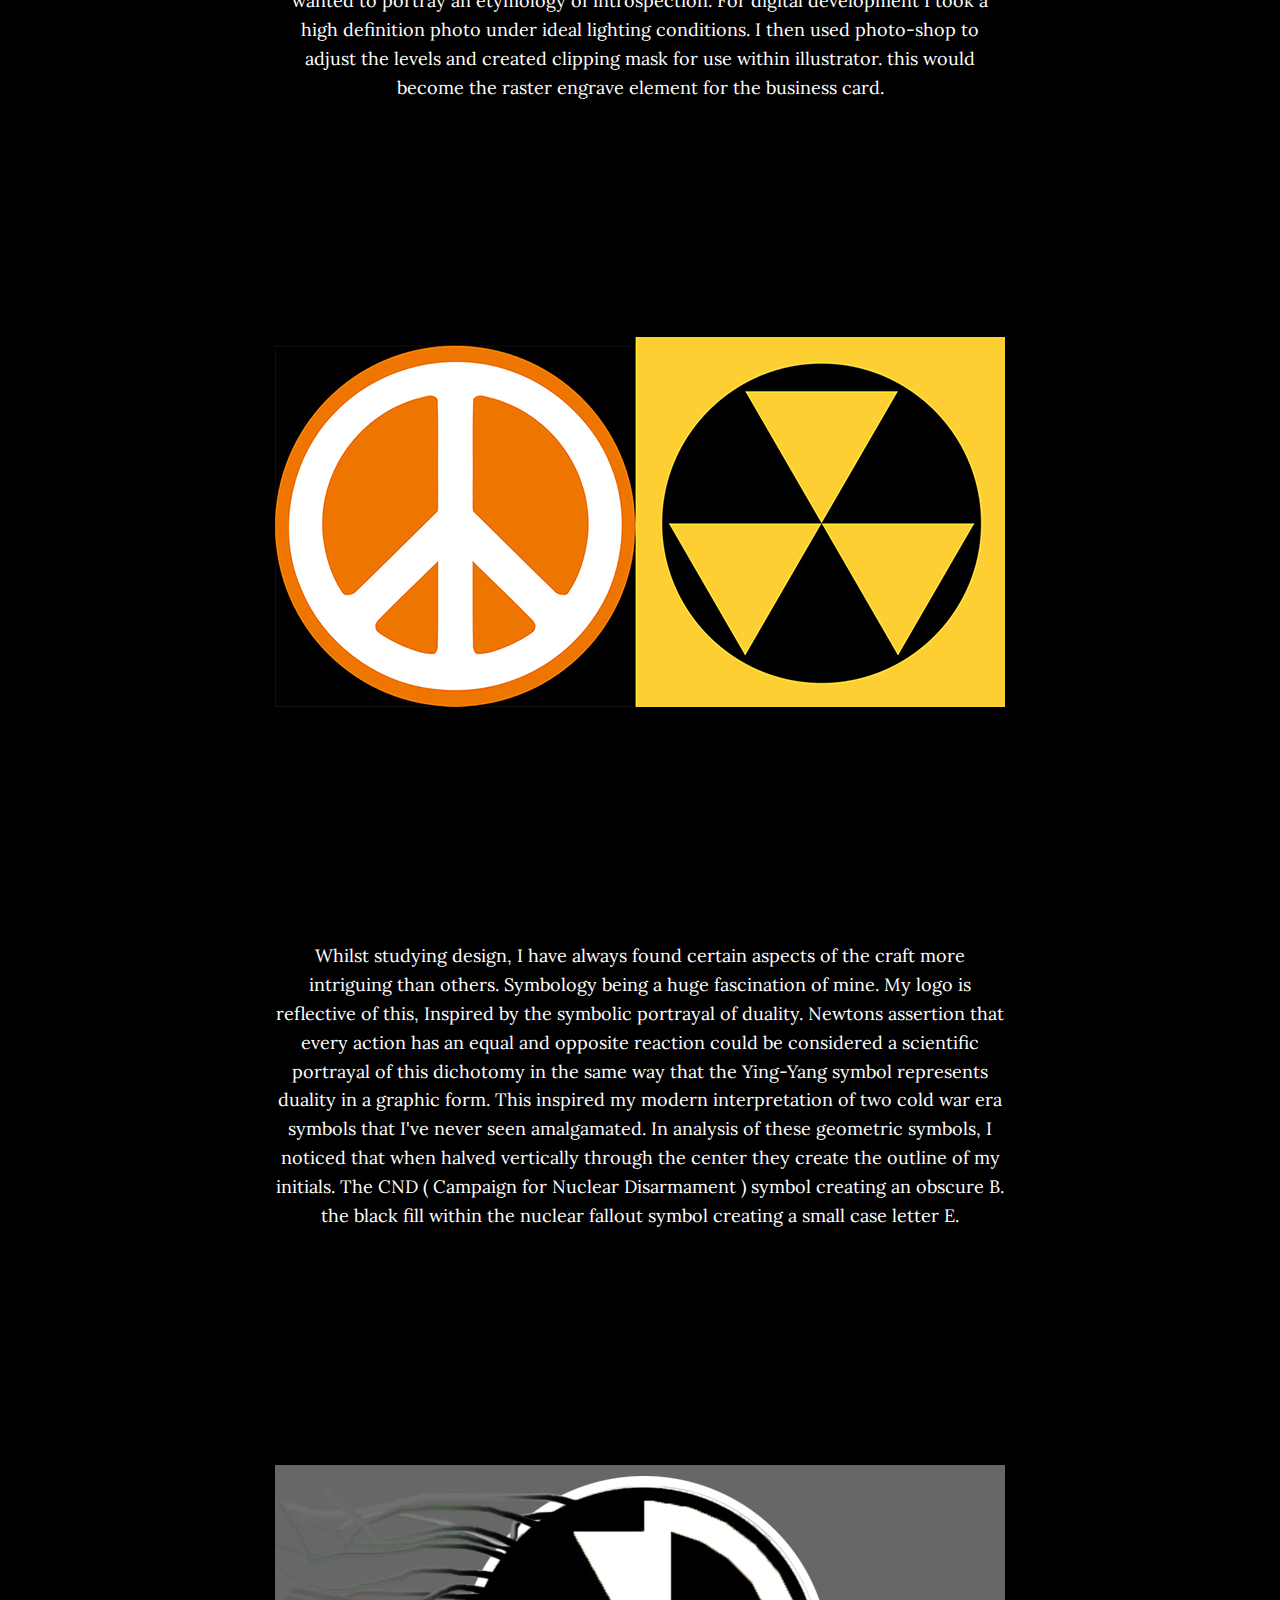
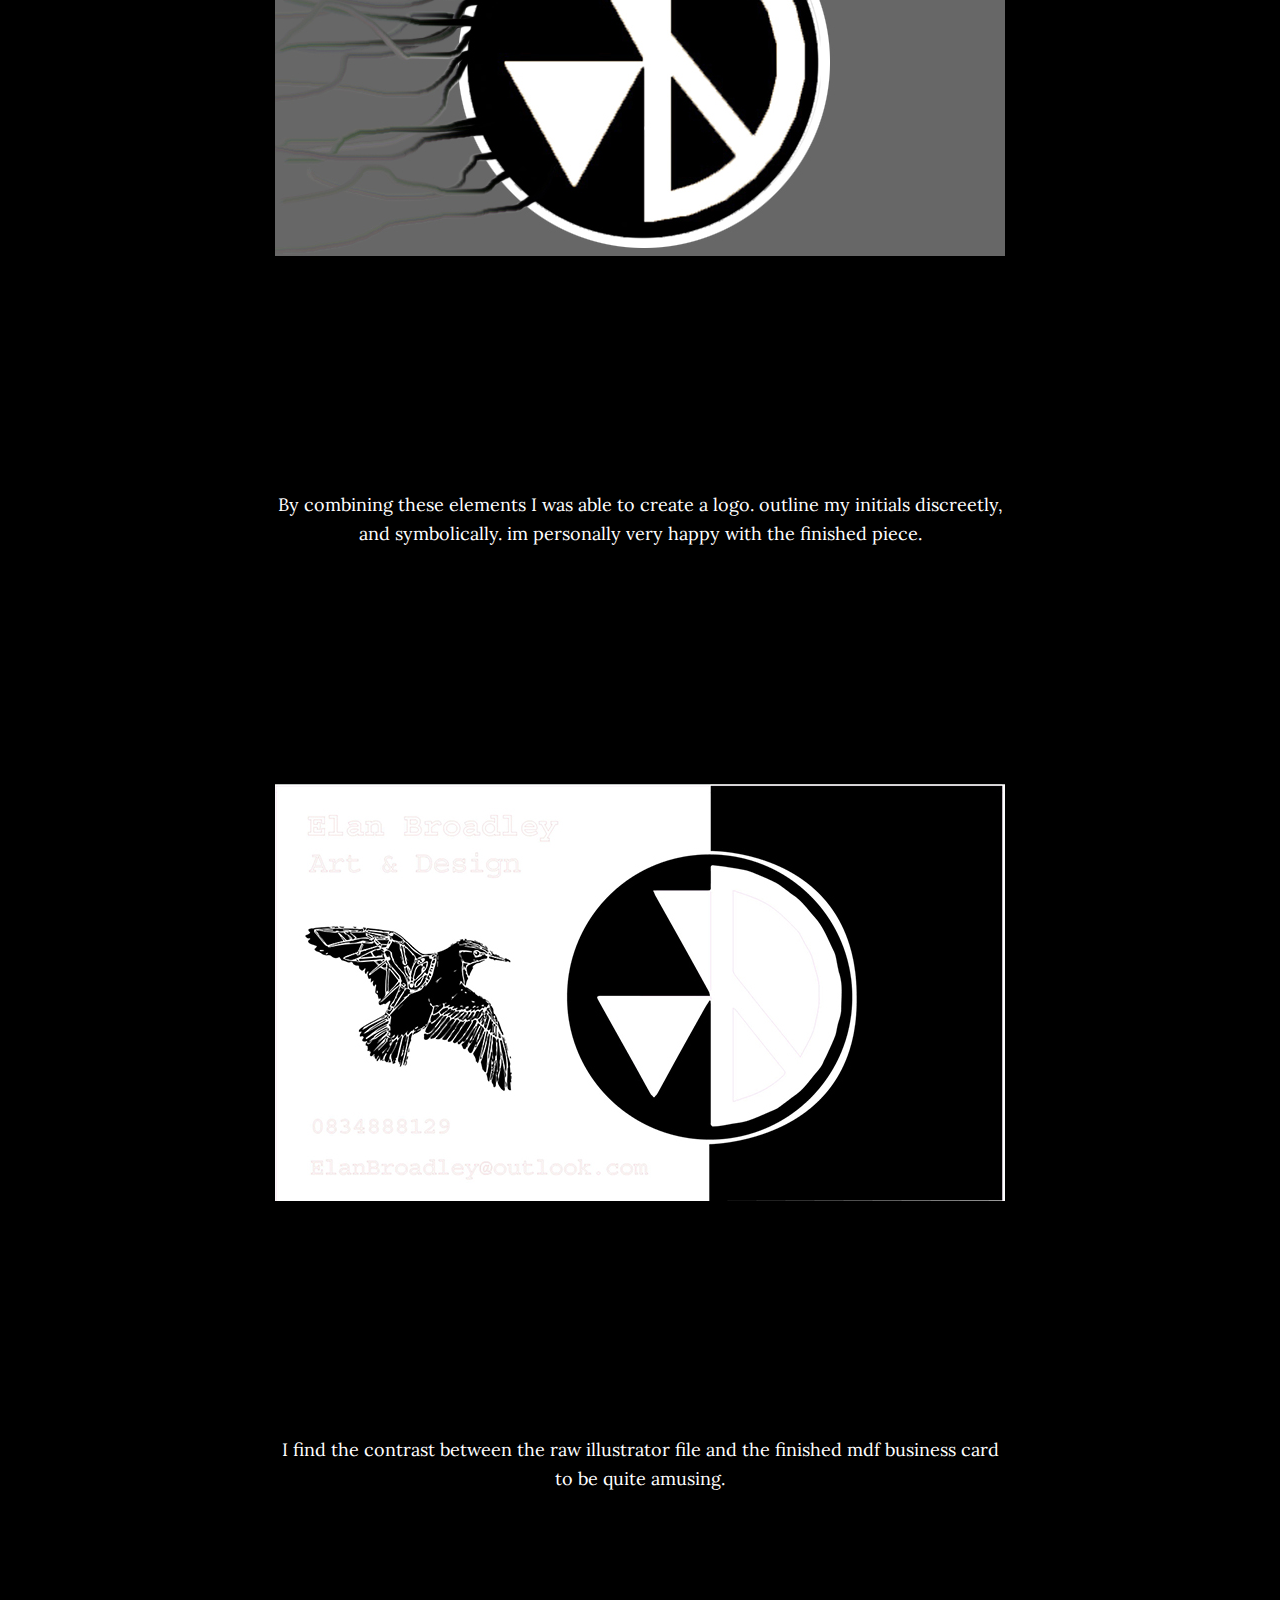
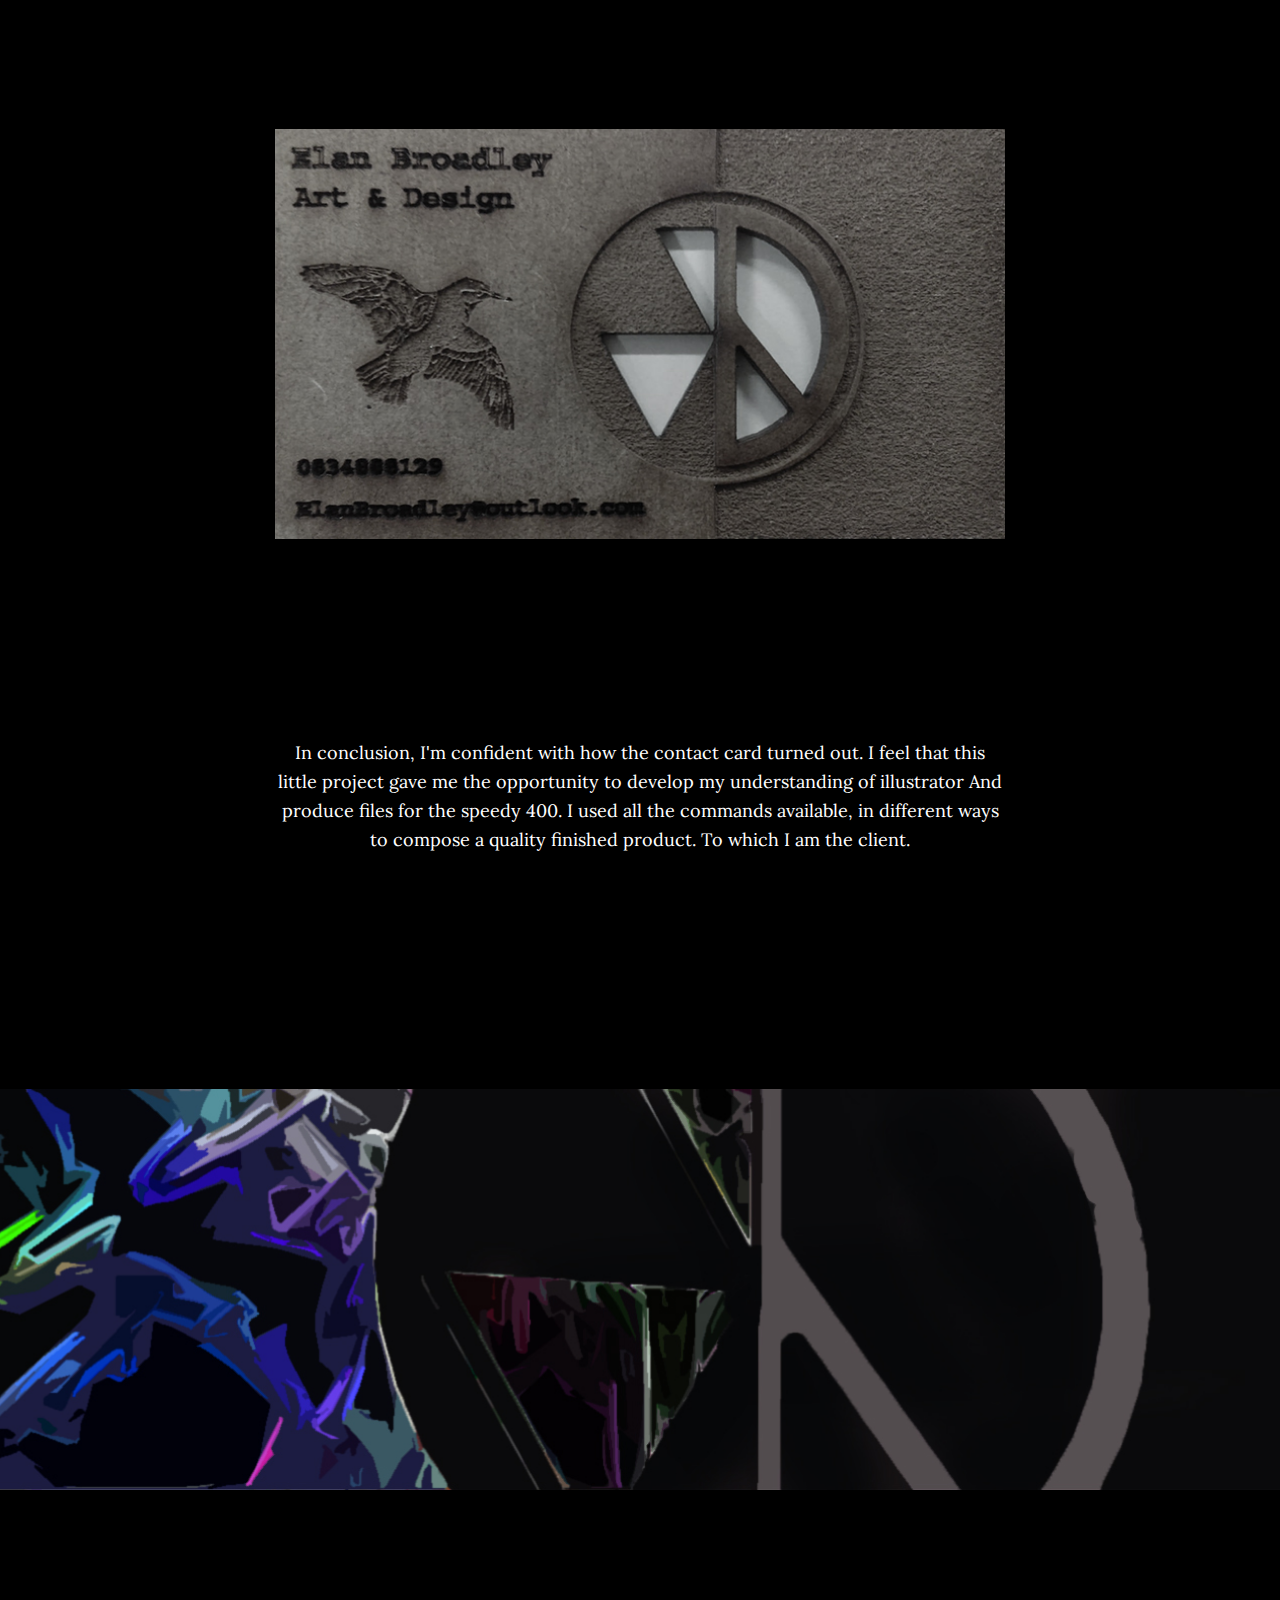
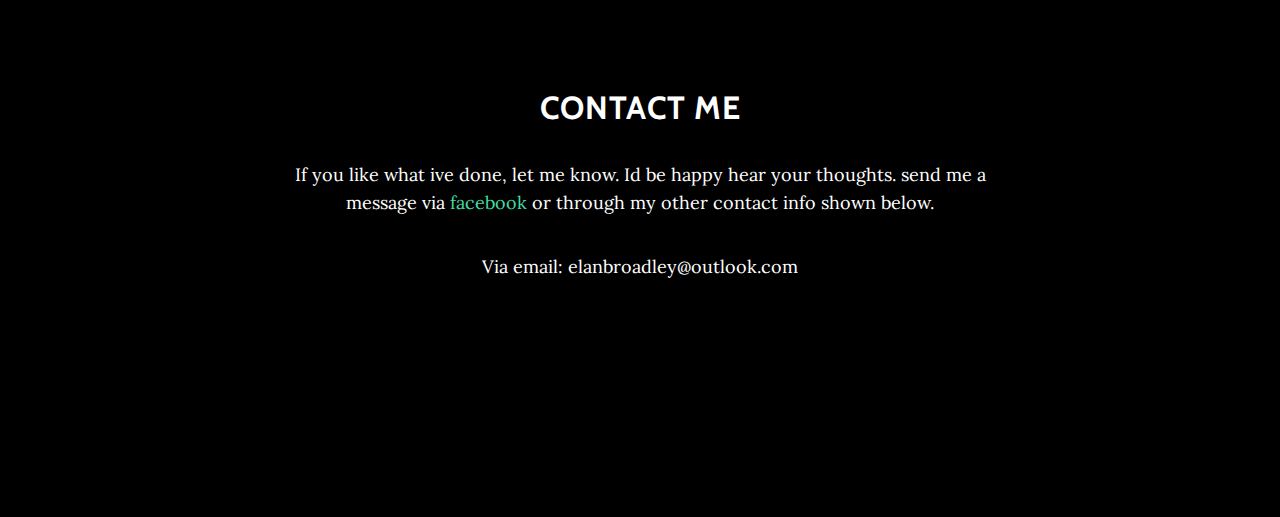
<file: projects/contact/contact.html>
<!DOCTYPE html>
<html lang="en">

  <head>

    <meta charset="utf-8">
    <meta name="viewport" content="width=device-width, initial-scale=1, shrink-to-fit=no">
    <meta name="description" content="">
    <meta name="author" content="">

    <title> project developments</title>

    <!-- Bootstrap core CSS -->
    <link href="vendor/bootstrap/css/bootstrap.min.css" rel="stylesheet">

    <!-- Custom fonts for this template -->
    <link href="vendor/font-awesome/css/font-awesome.min.css" rel="stylesheet" type="text/css">
    <link href="https://fonts.googleapis.com/css?family=Lora:400,700,400italic,700italic" rel="stylesheet" type="text/css">
    <link href='https://fonts.googleapis.com/css?family=Cabin:700' rel='stylesheet' type='text/css'>

    <!-- Custom styles for this template -->
    <link href="css/elan.css" rel="stylesheet">
  <link href="css/grayscale.min.css" rel="stylesheet">
  </head>

  <body id="page-top">

    <!-- Navigation -->
    <nav class="navbar navbar-expand-lg navbar-light fixed-top" id="mainNav">
      <div class="container">
        <a class="navbar-brand js-scroll-trigger" href="#page-top">Contact card</a>
        <button class="navbar-toggler navbar-toggler-right" type="button" data-toggle="collapse" data-target="#navbarResponsive" aria-controls="navbarResponsive" aria-expanded="false" aria-label="Toggle navigation">
          Menu
          <i class="fa fa-bars"></i>
        </button>
        <div class="collapse navbar-collapse" id="navbarResponsive">
          <ul class="navbar-nav ml-auto">
            <li class="nav-item">
              <a class="nav-link js-scroll-trigger" href="#about">development</a>
            </li>
            <li class="nav-item">
              <a class="nav-link js-scroll-trigger" href="../index.html">Back to projects</a>
            </li>
         </ul>
        </div>
      </div>
    </nav>

    <!-- Intro Header -->
    <header class="masthead">
      <div class="intro-body">
        <div class="container">
          <div class="row">
            <div class="col-lg-8 mx-auto">
              <h1 class="brand-heading">Exploring ideas</h1>
              <p class="intro-text"> Utilizing all laser engraver abilities in one project.       <br>Creating a unique and intriguing business card that conveys my digital engraving skills.</p>
              <a href="#about" class="btn btn-circle js-scroll-trigger">
                <i class="fa fa-angle-double-down animated"></i>
              </a>
            </div>
          </div>
        </div>
      </div>
    </header>

    <!-- About Section -->
    <section id="about" class="content-section text-center">
      <div class="container">
        <div class="row">
          <div class="col-lg-8 mx-auto">
            <div id="birdmain">
            <h2>Combining art and illustrative design</h2>
              <p>This project was conceived during our first week at the fab lab. After our orientation, we where shown how to generate SVG files for the speedy 400 laser cutter.  This sparked the beginning of my introduction to adobe illustrator. Software I had had yet to learn and understand. I found myself compelled to learn all I could on the subject.<img src="img\raster.jpg" alt=""Free Bird"" >  </p>
                <p> Driven to return the following week to prove this. Once I felt comfortable enough with my ability to using illustrator, I decided to begin creating a file that encompassed all the commands the speedy 400 used (Cut/Engrave/Raster engrave). Early on I knew this would become a project I would use for my portfolio, so I designed a business card using my digital art.  </p>
              <img src="img\birdlog.jpg" alt=""Logo"">
              <p></p>
            <p>The “free bird” started life as a pencil sketch I composed 5 years ago. In its rendition, I wanted to portray an etymology of introspection. For digital development I took a high definition photo under ideal lighting conditions. I then used photo-shop to adjust the levels and created clipping mask for use within illustrator. this would become the raster engrave element for the business card. </p>
            <img src="img\amalgamate.jpg" alt=""logo development"">
            <p></p>
              <p>Whilst studying design, I have always found certain aspects of the craft more intriguing than others. Symbology being a huge fascination of mine. My logo is reflective of this, Inspired by the symbolic portrayal of duality. Newtons assertion that every action has an equal and opposite reaction could be considered a scientific portrayal of this dichotomy in the same way  that the Ying-Yang symbol represents duality in a graphic form. This inspired my modern interpretation of two cold war era symbols that  I've never seen amalgamated. In analysis of these geometric symbols, I noticed that when halved vertically through the center they create the outline of my initials. The CND ( Campaign for Nuclear Disarmament ) symbol creating an obscure B. the black fill within the nuclear fallout symbol creating a small case letter E. </p>
              <img src="img\eblogo.jpg" alt=""Logo"">
              <p></p>
                <p>By combining these elements I was able to create a logo. outline my initials discreetly, and symbolically. im personally very happy with the finished piece.  </p>
                <img src="img\bus.jpg" >
                <p></p>
                   <p>I find the contrast between the raw illustrator file and the finished mdf business card to be quite amusing.</p>
                   <img src="img\contact-card.jpg" >
                   <p>In conclusion, I'm confident with how the contact card turned out. I feel that this little project gave me the opportunity to develop my understanding of illustrator And produce files for the speedy 400. I used all the commands available, in different ways to compose a quality finished product. To which I am the client.</p>
          </div>
        </div>
      </div>
    </section>

    <!-- Download Section -->
    <section id="download" class="download-section content-section text-center">
      <div class="container">
        <div class="col-lg-8 mx-auto">


   </div>
    </section>

    <!-- Contact Section -->
    <section id="contact" class="content-section text-center">
      <div class="container">
        <div class="row">
          <div class="col-lg-8 mx-auto">
            <h2>Contact me</h2>
            <p>If you like what ive done, let me know. Id be happy hear your thoughts. send me a message via              <a href="https://www.facebook.com/Elan2JayDesign-251229398267689/?ref=br_rs">facebook</a>
 or through my other contact info shown below.<p> Via email: elanbroadley@outlook.com </p>
 <p> </p>
</file>
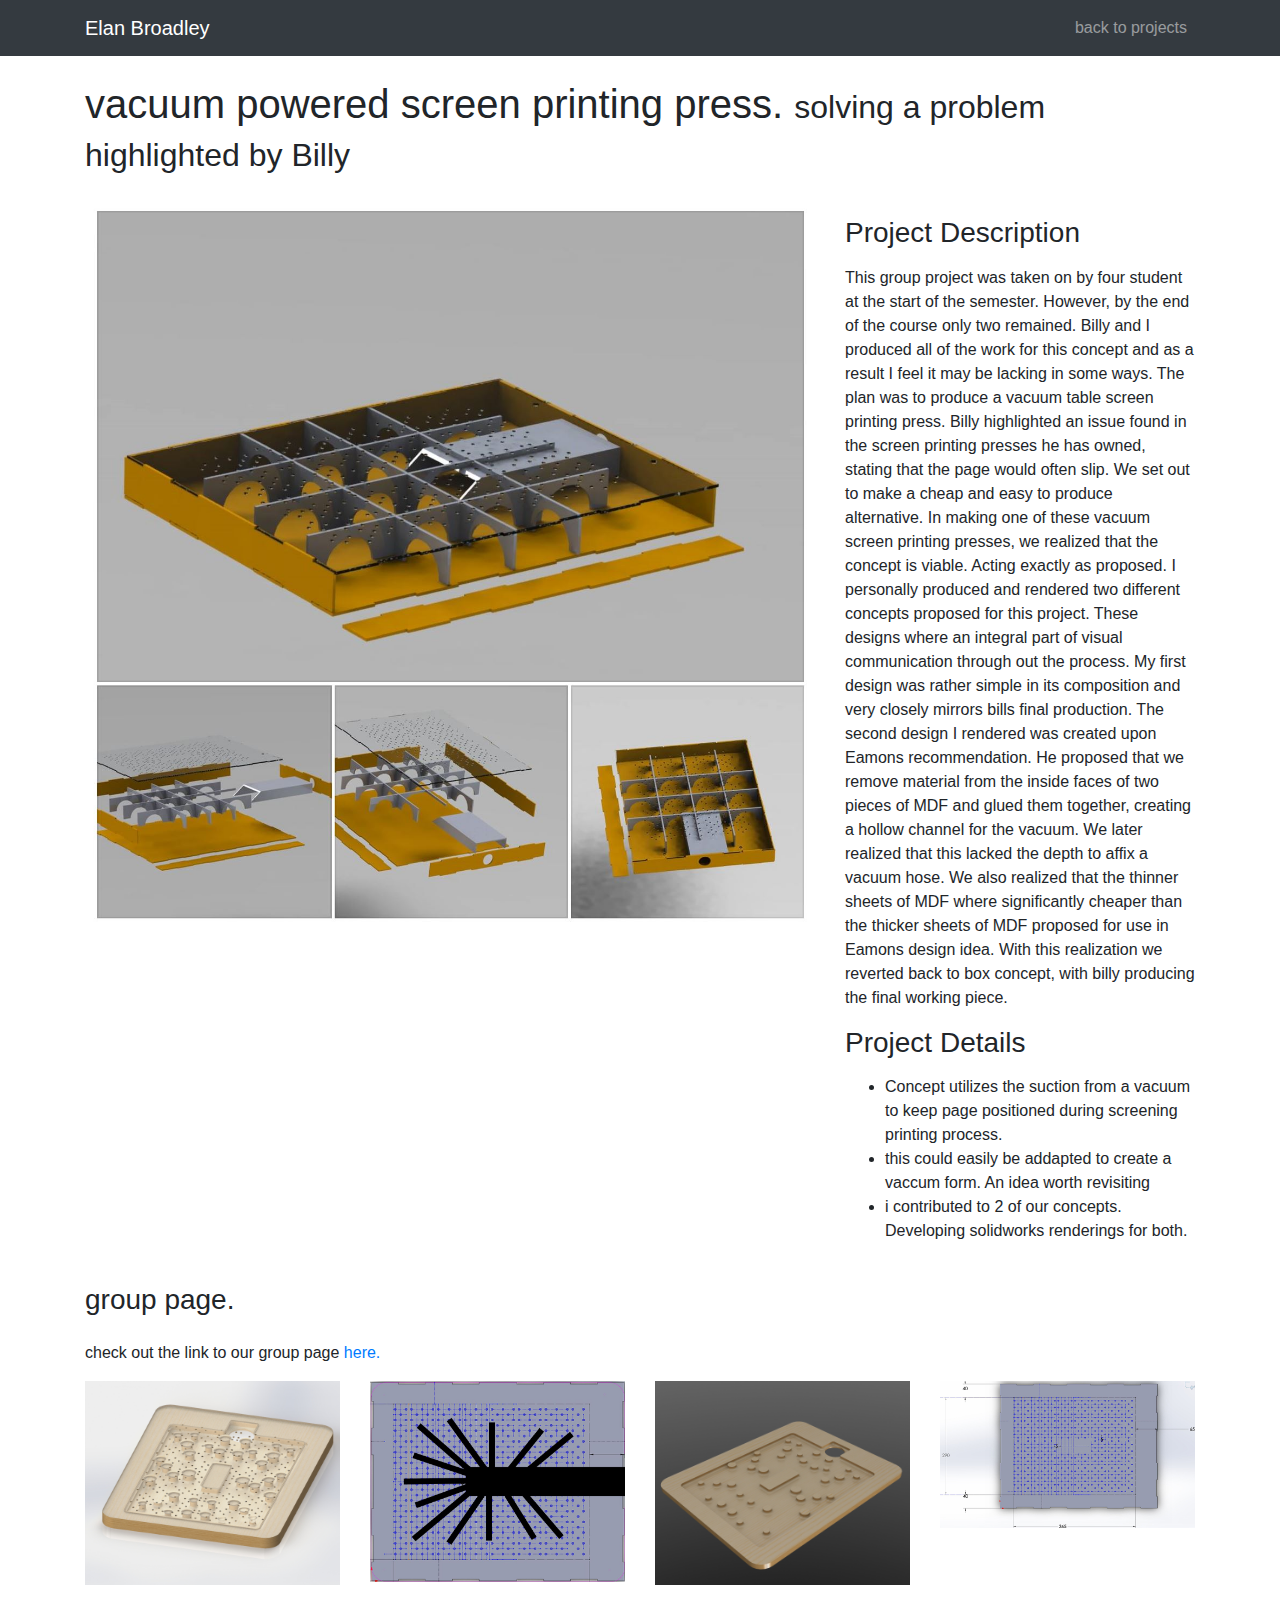
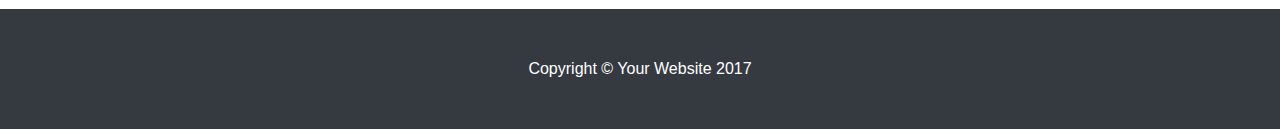
<file: projects/group/group.html>
<!DOCTYPE html>
<html lang="en">

  <head>

    <meta charset="utf-8">
    <meta name="viewport" content="width=device-width, initial-scale=1, shrink-to-fit=no">
    <meta name="description" content="">
    <meta name="author" content="">

    <title>group project</title>

    <!-- Bootstrap core CSS -->
    <link href="vendor/bootstrap/css/bootstrap.min.css" rel="stylesheet">

    <!-- Custom styles for this template -->
    <link href="css/portfolio-item.css" rel="stylesheet">

  </head>

  <body>

    <!-- Navigation -->
    <nav class="navbar navbar-expand-lg navbar-dark bg-dark fixed-top">
      <div class="container">
        <a class="navbar-brand" href="#">Elan Broadley</a>
        <button class="navbar-toggler" type="button" data-toggle="collapse" data-target="#navbarResponsive" aria-controls="navbarResponsive" aria-expanded="false" aria-label="Toggle navigation">
          <span class="navbar-toggler-icon"></span>
        </button>
        <div class="collapse navbar-collapse" id="navbarResponsive">
          <ul class="navbar-nav ml-auto">
            <li class="nav-item active">

              </a>

            </li>

            <li class="nav-item">
              <a class="nav-link js-scroll-trigger" href="../index.html">back to projects</a>
            </li>
          </ul>
        </div>
      </div>
    </nav>

    <!-- Page Content -->
    <div class="container">

      <!-- Portfolio Item Heading -->
      <h1 class="my-4">vacuum powered screen printing press.
        <small>solving a problem highlighted by Billy</small>
      </h1>

      <!-- Portfolio Item Row -->
      <div class="row">

        <div class="col-md-8">
          <img class="img-fluid" src="groupie.jpg" >
        </div>

        <div class="col-md-4">
          <h3 class="my-3">Project Description</h3>
          <p>This group project was taken on by four student at the start of the semester. However, by the end of the course only two remained. Billy and I produced all of the work for this concept and as a result I feel it may be lacking in some ways. The plan was to produce a vacuum table screen printing press. Billy highlighted an issue found in the screen printing presses he has owned, stating that the page would often slip.  We set out to make a cheap and easy to produce alternative. In making one of these vacuum screen printing presses, we realized that the concept is viable. Acting exactly as proposed. I personally produced and rendered two different concepts proposed for this project. These designs where an integral part of visual communication through out the process. My first design was rather simple in its composition and very closely mirrors bills final production. The second design I rendered was created upon Eamons recommendation. He proposed that we remove material from the inside faces of two pieces of MDF and glued them together, creating a hollow channel for the vacuum. We later realized that this lacked the depth to affix a vacuum hose. We also realized that the thinner sheets of MDF where significantly cheaper than the thicker sheets of MDF proposed for use in Eamons design idea. With this realization we reverted back to box concept, with billy producing the final working piece. </p>
          <h3 class="my-3">Project Details</h3>
          <ul>
            <li>Concept utilizes the suction from a vacuum to keep page positioned during screening printing process.</li>
            <li>this could easily be addapted to create a vaccum form. An idea worth revisiting</li>
            <li>i contributed to 2 of our concepts. Developing solidworks renderings for both.</li>

          </ul>
        </div>

      </div>
      <!-- /.row -->

      <!-- Related Projects Row -->
      <h3 class="my-4">group page.</h3>
        <p>check out the link to our group page  <a href="https://archive.saul.ie/2017-autumn/digital-technology/students/team2-screen-printing/">here.</a></p>
          <p></p>

      <div class="row">

        <div class="col-md-3 col-sm-6 mb-4">
          <a href="#">
            <img class="img-fluid" src="vaca.jpg" >
          </a>
        </div>

        <div class="col-md-3 col-sm-6 mb-4">
          <a href="#">
            <img class="img-fluid" src="cappa.jpg" >
          </a>
        </div>

        <div class="col-md-3 col-sm-6 mb-4">
          <a href="#">
            <img class="img-fluid" src="vacb.jpg" >
          </a>
        </div>

        <div class="col-md-3 col-sm-6 mb-4">
          <a href="#">
            <img class="img-fluid" src="temper.jpg">
          </a>
        </div>

      </div>
      <!-- /.row -->

    </div>
    <!-- /.container -->

    <!-- Footer -->
    <footer class="py-5 bg-dark">
      <div class="container">
        <p class="m-0 text-center text-white">Copyright &copy; Your Website 2017</p>
      </div>
      <!-- /.container -->
    </footer>

    <!-- Bootstrap core JavaScript -->
    <script src="vendor/jquery/jquery.min.js"></script>
    <script src="vendor/bootstrap/js/bootstrap.bundle.min.js"></script>

  </body>

</html>
</file>
<file: projects/contact/css/elan.css>
#birdmain{
}
#birdmain img{display: table;
width:100%;
height: auto;
padding: 200px 0;
text-align: center;
color: white;
vertical-align: centere; }

width:150%;


}
</file>
<file: css/grayscale.min.css>
/*!
 * Start Bootstrap - Grayscale v4.0.0-beta (http://startbootstrap.com/template-overviews/grayscale)
 * Copyright 2013-2017 Start Bootstrap
 * Licensed under MIT (https://github.com/BlackrockDigital/startbootstrap-grayscale/blob/master/LICENSE)
 */body{font-family:Lora,'Helvetica Neue',Helvetica,Arial,sans-serif;position:relative;width:100%;height:100%;color:#fff;background-color:#000}html{width:100%;height:100%}h1,h2,h3,h4,h5,h6{font-family:Cabin,'Helvetica Neue',Helvetica,Arial,sans-serif;font-weight:700;margin:0 0 35px;letter-spacing:1px;text-transform:uppercase}p{font-size:16px;line-height:1.5;margin:0 0 25px}@media (min-width:768px){p{font-size:18px;line-height:1.6;margin:0 0 35px}}a{-webkit-transition:all .2s ease-in-out;-moz-transition:all .2s ease-in-out;transition:all .2s ease-in-out;color:#42dca3}a:focus,a:hover{text-decoration:none;color:#1d9b6c}#mainNav{font-family:Cabin,'Helvetica Neue',Helvetica,Arial,sans-serif;margin-bottom:0;text-transform:uppercase;border-bottom:1px solid rgba(255,255,255,.3);background-color:#000}#mainNav .navbar-toggler{font-size:14px;padding:11px;color:#fff;border:1px solid #fff}#mainNav .navbar-brand{font-weight:700}#mainNav a{color:#fff}#mainNav .navbar-nav .nav-item{-webkit-transition:background .3s ease-in-out;-moz-transition:background .3s ease-in-out;transition:background .3s ease-in-out}#mainNav .navbar-nav .nav-item:hover{color:fade(white,80%);outline:0;background-color:transparent}#mainNav .navbar-nav .nav-item:active,#mainNav .navbar-nav .nav-item:focus{outline:0;background-color:transparent}@media (min-width:992px){#mainNav{padding-top:20px;padding-bottom:20px;-webkit-transition:background .3s ease-in-out,padding-top .3s ease-in-out,padding-bottom .3s;-moz-transition:background .3s ease-in-out,padding-top .3s ease-in-out,padding-bottom .3s;transition:background .3s ease-in-out,padding-top .3s ease-in-out,padding-bottom .3s;letter-spacing:1px;border-bottom:none;background:0 0}#mainNav.navbar-shrink{padding-top:10px;padding-bottom:10px;border-bottom:1px solid rgba(255,255,255,.3);background:#000}#mainNav .nav-link.active{outline:0;background-color:rgba(255,255,255,.3)}#mainNav .nav-link.active:hover{color:#fff}}.masthead{display:table;width:100%;height:auto;padding:200px 0;text-align:center;color:#fff;background:url(../img/intro-bg.jpg) no-repeat bottom center scroll;background-color:#000;-webkit-background-size:cover;-moz-background-size:cover;-o-background-size:cover;background-size:cover}.masthead .intro-body{display:table-cell;vertical-align:middle}.masthead .intro-body .brand-heading{font-size:50px}.masthead .intro-body .intro-text{font-size:18px}@media (min-width:768px){.masthead{height:100%;padding:0}.masthead .intro-body .brand-heading{font-size:100px}.masthead .intro-body .intro-text{font-size:22px}}.btn-circle{font-size:26px;width:55px;height:55px;margin-top:15px;line-height:38px;-webkit-transition:background .3s ease-in-out;-moz-transition:background .3s ease-in-out;transition:background .3s ease-in-out;color:#fff;border:2px solid #fff;border-radius:100%!important;background:0 0}.btn-circle:focus,.btn-circle:hover{color:#fff;outline:0;background:rgba(255,255,255,.1)}.content-section{padding-top:150px;padding-bottom:150px}.download-section{color:#fff;background:url(../img/downloads-bg.jpg) no-repeat center center scroll;background-color:#000;-webkit-background-size:cover;-moz-background-size:cover;-o-background-size:cover;background-size:cover}#map{width:100%;height:300px}@media (min-width:992px){.content-section{padding-top:200px;padding-bottom:200px}#map{height:350px}}.btn{font-family:Cabin,'Helvetica Neue',Helvetica,Arial,sans-serif;font-weight:400;-webkit-transition:all .3s ease-in-out;-moz-transition:all .3s ease-in-out;transition:all .3s ease-in-out;text-transform:uppercase;border-radius:0}.btn-default{color:#42dca3;border:1px solid #42dca3;background-color:transparent}.btn-default:focus,.btn-default:hover{color:#000;border:1px solid #42dca3;outline:0;background-color:#42dca3}ul.banner-social-buttons{margin-top:0}@media (max-width:1199px){ul.banner-social-buttons{margin-top:15px}}@media (max-width:767px){ul.banner-social-buttons li{display:block;margin-bottom:20px;padding:0}ul.banner-social-buttons li:last-child{margin-bottom:0}}footer{padding:50px 0}footer p{font-size:14px;margin:0}::-moz-selection{background:#fcfcfc;background:rgba(255,255,255,.2);text-shadow:none}::selection{background:#fcfcfc;background:rgba(255,255,255,.2);text-shadow:none}img::selection{background:0 0}img::-moz-selection{background:0 0}body{-webkit-tap-highlight-color:rgba(255,255,255,.2)}
</file>
<file: projects/css/1-col-portfolio.css>
/*!
 * Start Bootstrap - 1 Col Portfolio (https://startbootstrap.com/template-overviews/1-col-portfolio)
 * Copyright 2013-2017 Start Bootstrap
 * Licensed under MIT (https://github.com/BlackrockDigital/startbootstrap-1-col-portfolio/blob/master/LICENSE)
 */

body {
  padding-top: 54px;
}

@media (min-width: 992px) {
  body {
    padding-top: 56px;
  }
}

.pagination {
  margin-bottom: 15px;
}
</file>
<file: projects/contact/css/grayscale.min.css>
/*!
 * Start Bootstrap - Grayscale v4.0.0-beta (http://startbootstrap.com/template-overviews/grayscale)
 * Copyright 2013-2017 Start Bootstrap
 * Licensed under MIT (https://github.com/BlackrockDigital/startbootstrap-grayscale/blob/master/LICENSE)
 */body{font-family:Lora,'Helvetica Neue',Helvetica,Arial,sans-serif;position:relative;width:100%;height:100%;color:#fff;background-color:#000}html{width:100%;height:100%}h1,h2,h3,h4,h5,h6{font-family:Cabin,'Helvetica Neue',Helvetica,Arial,sans-serif;font-weight:700;margin:0 0 35px;letter-spacing:1px;text-transform:uppercase}p{font-size:16px;line-height:1.5;margin:0 0 25px}@media (min-width:768px){p{font-size:18px;line-height:1.6;margin:0 0 35px}}a{-webkit-transition:all .2s ease-in-out;-moz-transition:all .2s ease-in-out;transition:all .2s ease-in-out;color:#42dca3}a:focus,a:hover{text-decoration:none;color:#1d9b6c}#mainNav{font-family:Cabin,'Helvetica Neue',Helvetica,Arial,sans-serif;margin-bottom:0;text-transform:uppercase;border-bottom:1px solid rgba(255,255,255,.3);background-color:#000}#mainNav .navbar-toggler{font-size:14px;padding:11px;color:#fff;border:1px solid #fff}#mainNav .navbar-brand{font-weight:700}#mainNav a{color:#fff}#mainNav .navbar-nav .nav-item{-webkit-transition:background .3s ease-in-out;-moz-transition:background .3s ease-in-out;transition:background .3s ease-in-out}#mainNav .navbar-nav .nav-item:hover{color:fade(white,80%);outline:0;background-color:transparent}#mainNav .navbar-nav .nav-item:active,#mainNav .navbar-nav .nav-item:focus{outline:0;background-color:transparent}@media (min-width:992px){#mainNav{padding-top:20px;padding-bottom:20px;-webkit-transition:background .3s ease-in-out,padding-top .3s ease-in-out,padding-bottom .3s;-moz-transition:background .3s ease-in-out,padding-top .3s ease-in-out,padding-bottom .3s;transition:background .3s ease-in-out,padding-top .3s ease-in-out,padding-bottom .3s;letter-spacing:1px;border-bottom:none;background:0 0}#mainNav.navbar-shrink{padding-top:10px;padding-bottom:10px;border-bottom:1px solid rgba(255,255,255,.3);background:#000}#mainNav .nav-link.active{outline:0;background-color:rgba(255,255,255,.3)}#mainNav .nav-link.active:hover{color:#fff}}.masthead{display:table;width:100%;height:auto;padding:200px 0;text-align:center;color:#fff;background:url(../img/intro-bg.jpg) no-repeat bottom center scroll;background-color:#000;-webkit-background-size:cover;-moz-background-size:cover;-o-background-size:cover;background-size:cover}.masthead .intro-body{display:table-cell;vertical-align:middle}.masthead .intro-body .brand-heading{font-size:50px}.masthead .intro-body .intro-text{font-size:18px}@media (min-width:768px){.masthead{height:100%;padding:0}.masthead .intro-body .brand-heading{font-size:100px}.masthead .intro-body .intro-text{font-size:22px}}.btn-circle{font-size:26px;width:55px;height:55px;margin-top:15px;line-height:38px;-webkit-transition:background .3s ease-in-out;-moz-transition:background .3s ease-in-out;transition:background .3s ease-in-out;color:#fff;border:2px solid #fff;border-radius:100%!important;background:0 0}.btn-circle:focus,.btn-circle:hover{color:#fff;outline:0;background:rgba(255,255,255,.1)}.content-section{padding-top:150px;padding-bottom:150px}.download-section{color:#fff;background:url(../img/downloads-bg.jpg) no-repeat center center scroll;background-color:#000;-webkit-background-size:cover;-moz-background-size:cover;-o-background-size:cover;background-size:cover}#map{width:100%;height:300px}@media (min-width:992px){.content-section{padding-top:200px;padding-bottom:200px}#map{height:350px}}.btn{font-family:Cabin,'Helvetica Neue',Helvetica,Arial,sans-serif;font-weight:400;-webkit-transition:all .3s ease-in-out;-moz-transition:all .3s ease-in-out;transition:all .3s ease-in-out;text-transform:uppercase;border-radius:0}.btn-default{color:#42dca3;border:1px solid #42dca3;background-color:transparent}.btn-default:focus,.btn-default:hover{color:#000;border:1px solid #42dca3;outline:0;background-color:#42dca3}ul.banner-social-buttons{margin-top:0}@media (max-width:1199px){ul.banner-social-buttons{margin-top:15px}}@media (max-width:767px){ul.banner-social-buttons li{display:block;margin-bottom:20px;padding:0}ul.banner-social-buttons li:last-child{margin-bottom:0}}footer{padding:50px 0}footer p{font-size:14px;margin:0}::-moz-selection{background:#fcfcfc;background:rgba(255,255,255,.2);text-shadow:none}::selection{background:#fcfcfc;background:rgba(255,255,255,.2);text-shadow:none}img::selection{background:0 0}img::-moz-selection{background:0 0}body{-webkit-tap-highlight-color:rgba(255,255,255,.2)}
</file>
<file: projects/group/css/portfolio-item.css>
/*!
 * Start Bootstrap - Portfolio Item (https://startbootstrap.com/template-overviews/portfolio-item)
 * Copyright 2013-2017 Start Bootstrap
 * Licensed under MIT (https://github.com/BlackrockDigital/startbootstrap-portfolio-item/blob/master/LICENSE)
 */

body {
  padding-top: 54px;
}

@media (min-width: 992px) {
  body {
    padding-top: 56px;
  }
}
</file>
